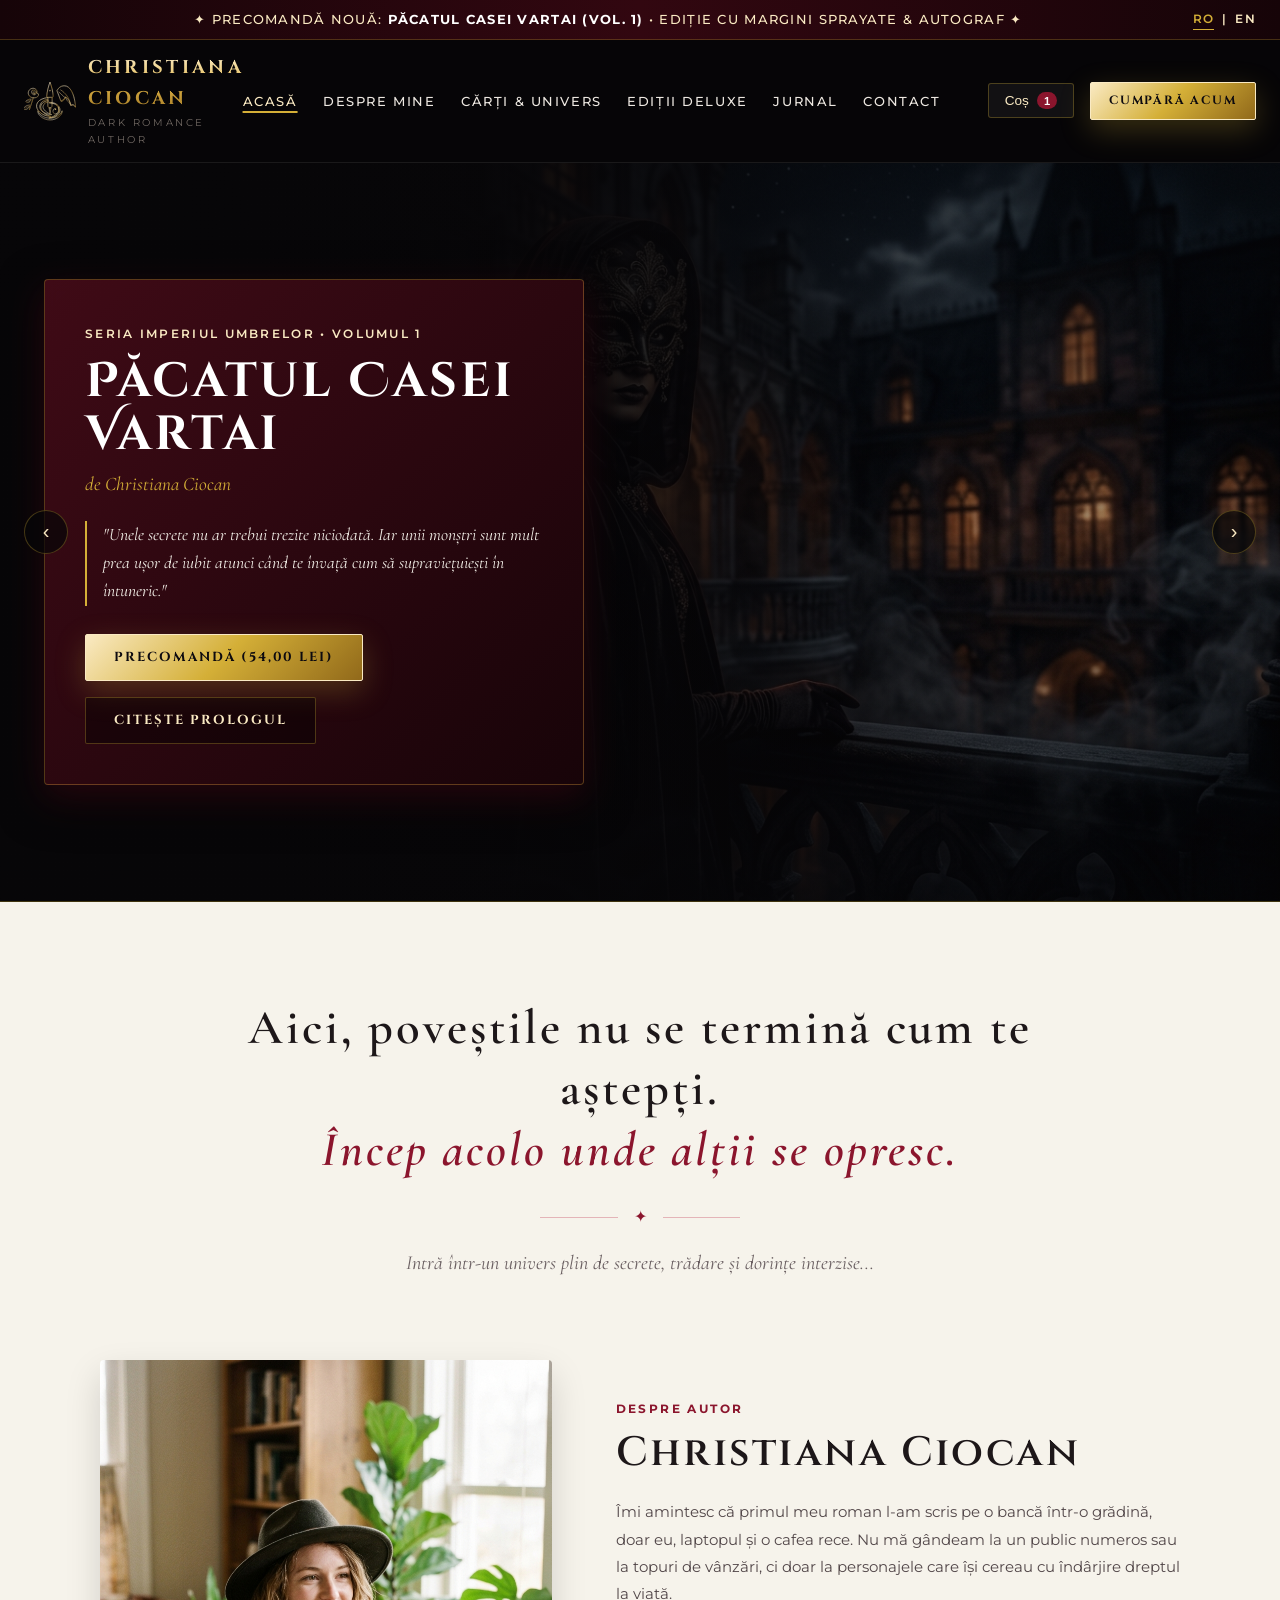
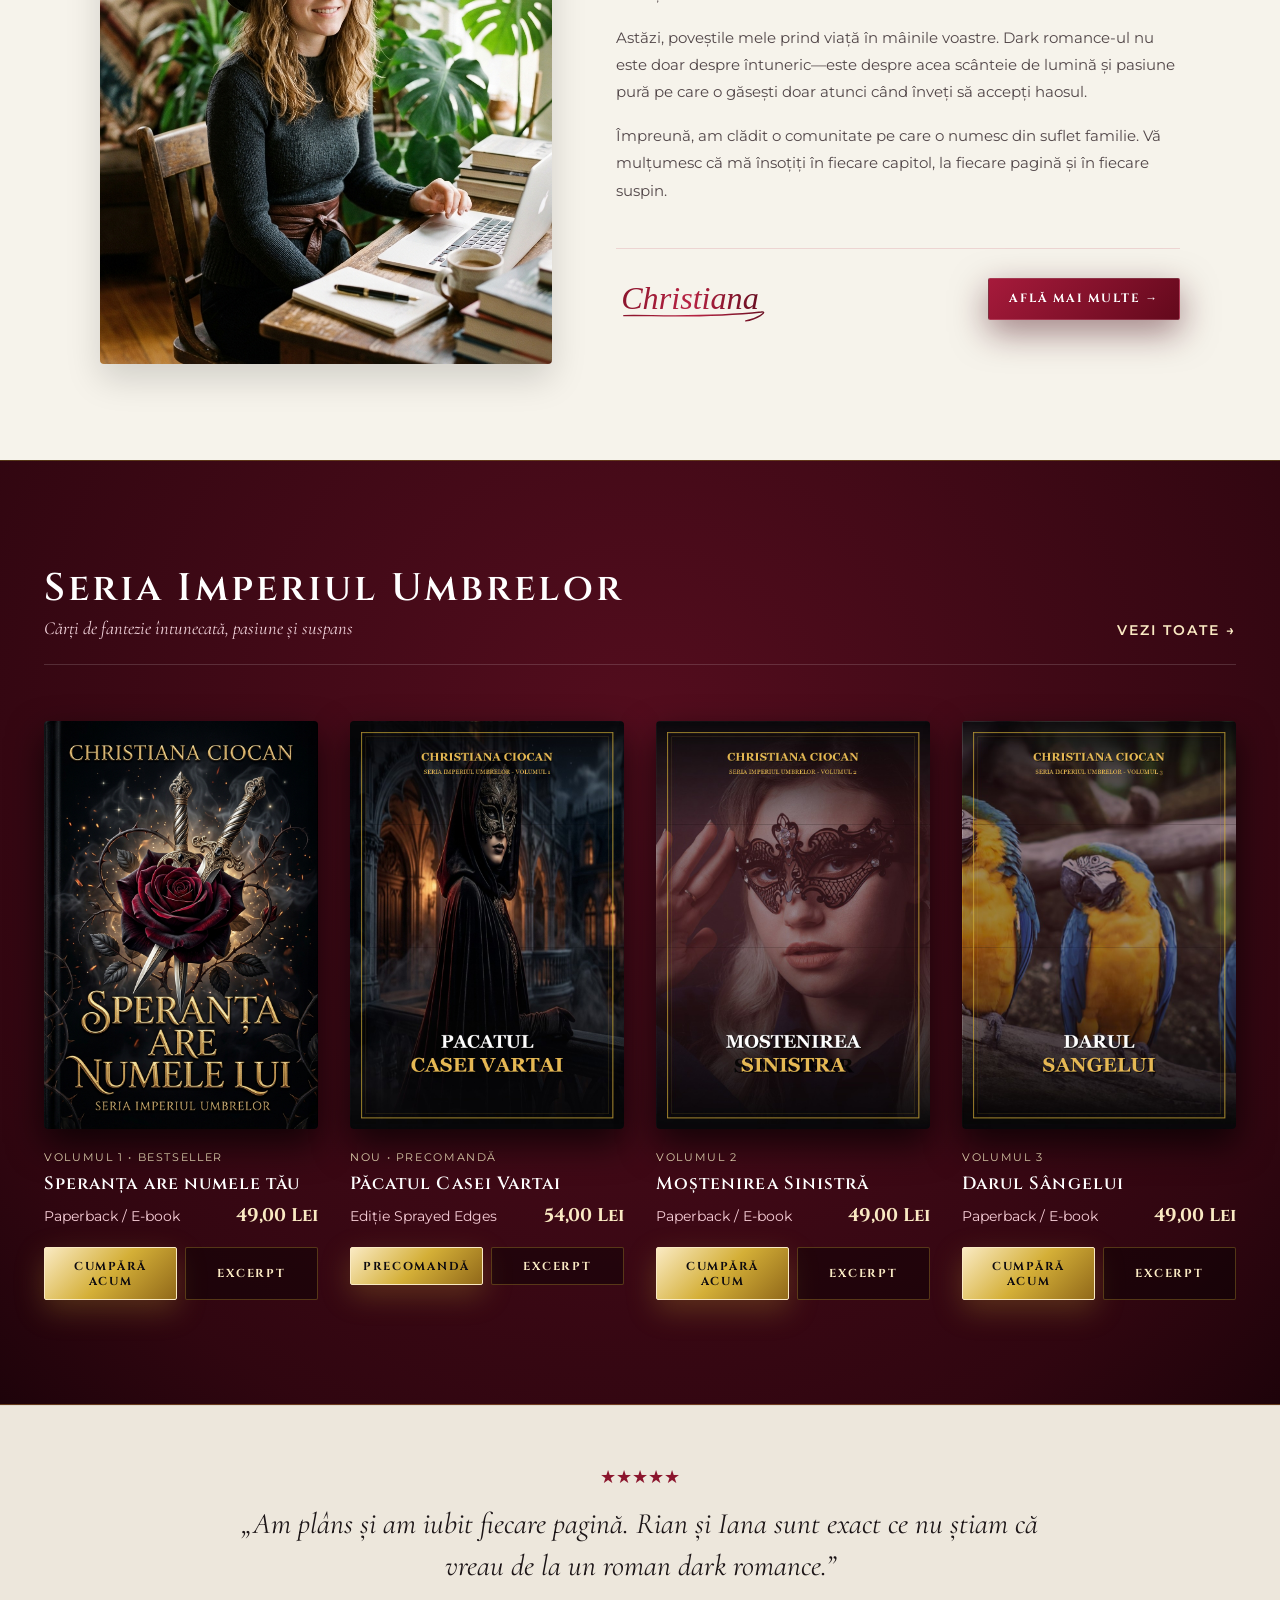
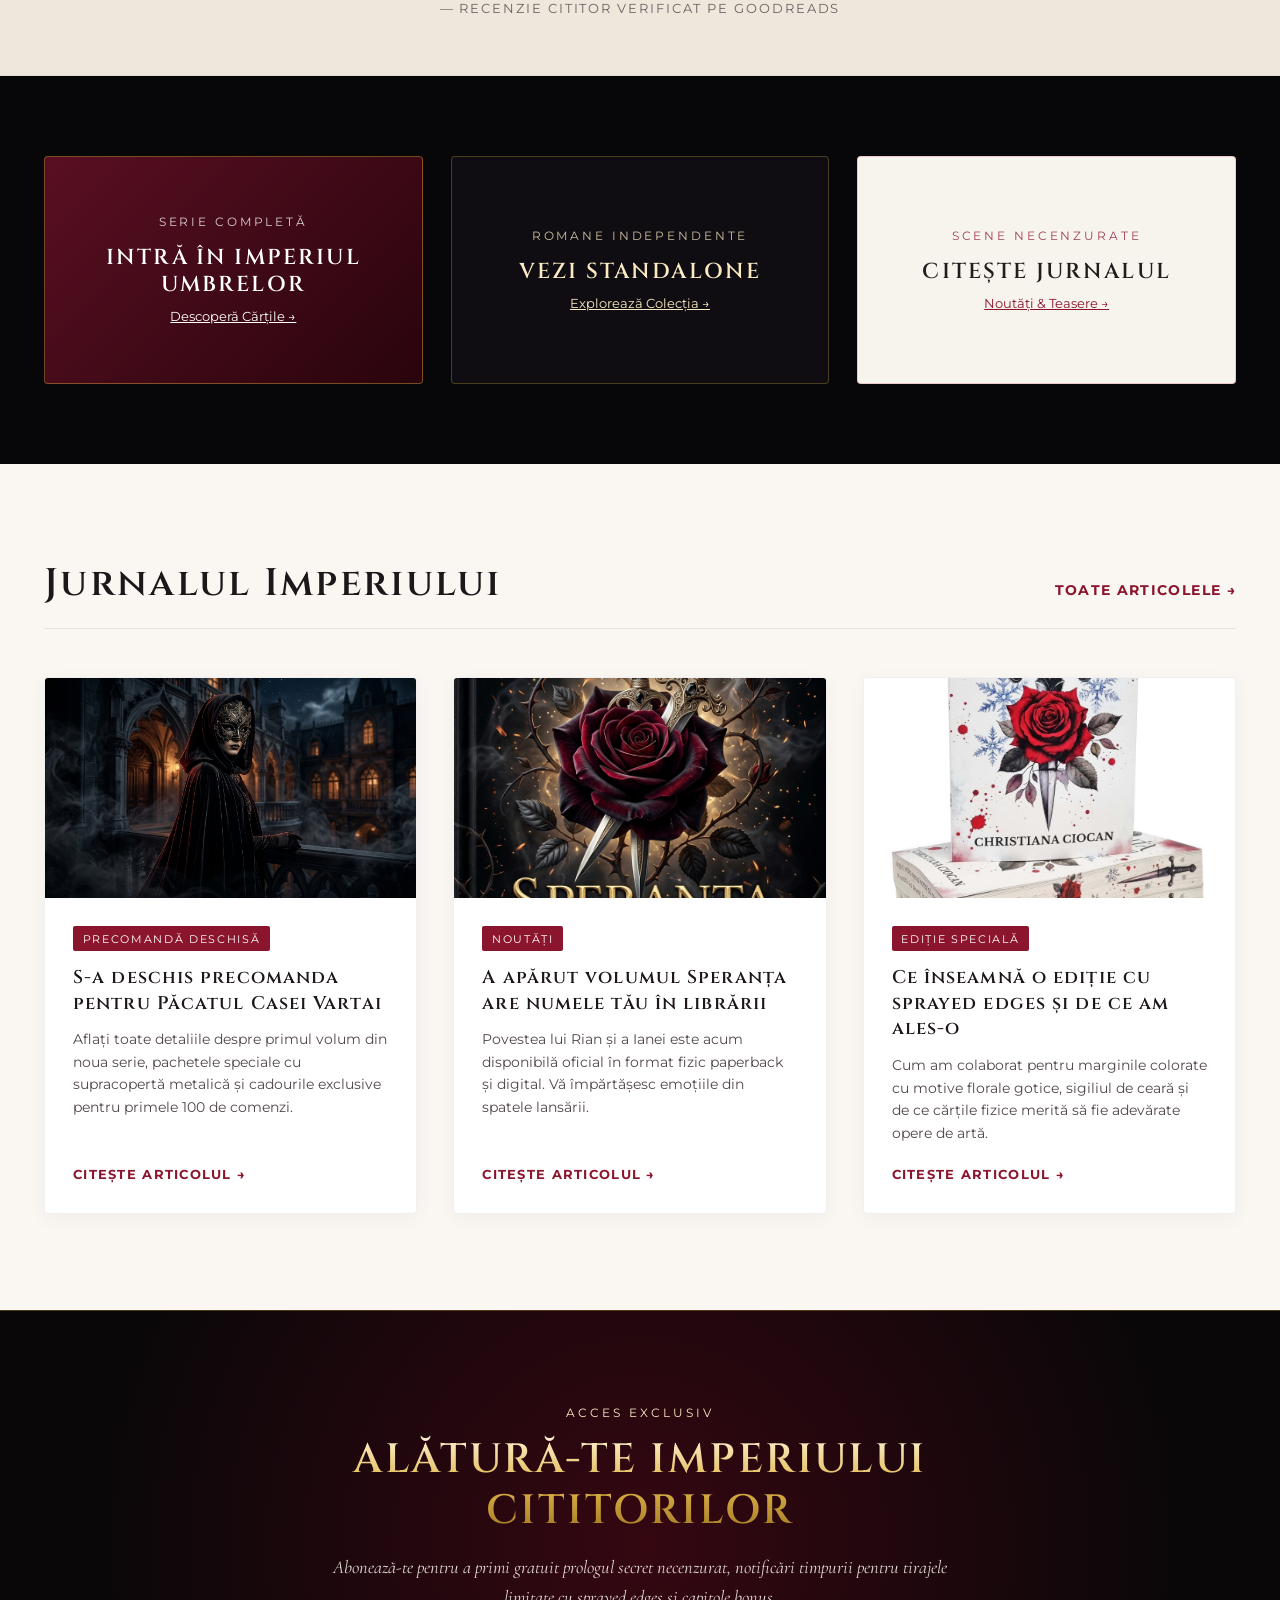
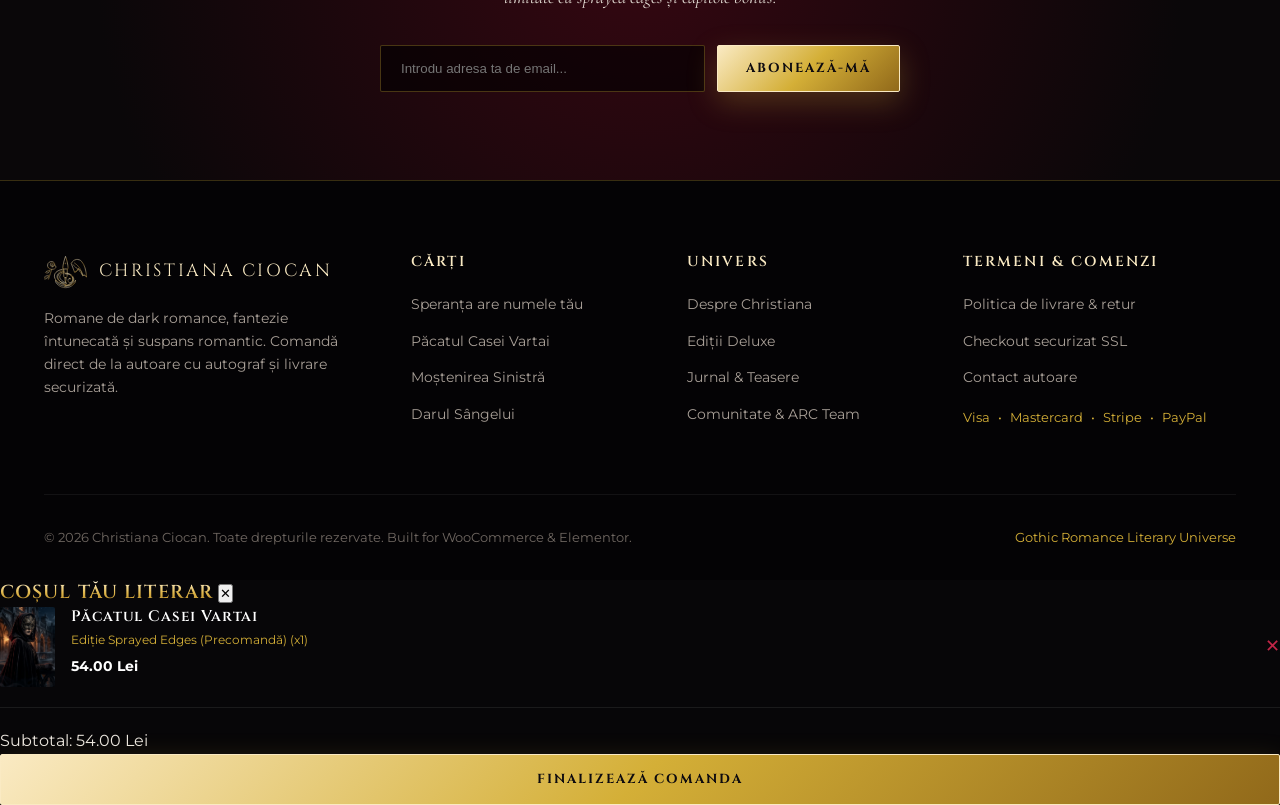
<file: index.html>
<!DOCTYPE html>
<html lang="ro">
<head>
  <meta charset="UTF-8">
  <meta name="viewport" content="width=device-width, initial-scale=1.0">
  <title>Christiana Ciocan | Site Oficial | Dark Romance &amp; Fantezie Întunecată</title>
  <meta name="description" content="Site-ul oficial al autoarei de dark romance Christiana Ciocan. Descoperă Seria Imperiul Umbrelor, Păcatul Casei Vartai și Speranța are numele tău. Comandă cărți cu autograf și margini colorate direct de la autoare.">
  <link rel="icon" type="image/svg+xml" href="assets/images/favicon.svg">
  <link rel="stylesheet" href="assets/css/style.css">
</head>
<body>

  <!-- Top Announcement Bar with Language Selector -->
  <div class="top-bar">
    <div class="top-bar-announce">
      ✦ PRECOMANDĂ NOUĂ: <strong>PĂCATUL CASEI VARTAI (VOL. 1)</strong> • EDIȚIE CU MARGINI SPRAYATE &amp; AUTOGRAF ✦
    </div>
    <div class="top-bar-lang">
      <span class="active">RO</span> | <span>EN</span>
    </div>
  </div>

  <!-- Main Navigation Header -->
  <header class="site-header">
    <div class="header-inner">
      <a href="index.html" class="site-logo">
        <img src="assets/images/logo-mark.svg" alt="Christiana Ciocan Emblem">
        <div class="brand-text">
          <span class="brand-title">CHRISTIANA CIOCAN</span>
          <span class="brand-tagline">Dark Romance Author</span>
        </div>
      </a>

      <nav class="main-nav">
        <ul class="nav-links">
          <li><a href="index.html" class="active">Acasă</a></li>
          <li><a href="#despre">Despre mine</a></li>
          <li><a href="#seria">Cărți &amp; Univers</a></li>
          <li><a href="#deluxe">Ediții Deluxe</a></li>
          <li><a href="#jurnal">Jurnal</a></li>
          <li><a href="contact.html">Contact</a></li>
        </ul>
      </nav>

      <div class="header-actions">
        <button class="cart-btn" aria-label="Coș cumpărături">
          <span>Coș</span>
          <span class="cart-badge">1</span>
        </button>
        <a href="#seria" class="btn btn-gold" style="padding: 0.5rem 1.15rem; font-size: 0.75rem;">CUMPĂRĂ ACUM</a>
        <button class="mobile-toggle" aria-label="Meniu">☰</button>
      </div>
    </div>
  </header>

  <!-- ==========================================================================
       SECTION 1: EDGE-TO-EDGE VIDEO HERO CAROUSEL (calypsobooks.ro style)
       ========================================================================== -->
  <section class="hero-video-section">
    <div class="hero-carousel-container">
      
      <!-- Slide 1: Păcatul Casei Vartai (Vol. 1) -->
      <div class="hero-slide active slide-vartai">
        <div class="hero-bg-visual"></div>
        <div class="hero-content-wrap">
          <div class="hero-book-card">
            <span class="hero-tag">SERIA IMPERIUL UMBRELOR • VOLUMUL 1</span>
            <h1 class="hero-novel-title">Păcatul Casei Vartai</h1>
            <div class="hero-author-subtitle">de Christiana Ciocan</div>
            <blockquote class="hero-quote">
              "Unele secrete nu ar trebui trezite niciodată. Iar unii monștri sunt mult prea ușor de iubit atunci când te învață cum să supraviețuiești în întuneric."
            </blockquote>
            <div class="hero-cta-row">
              <button class="btn btn-gold btn-add-cart" data-title="Păcatul Casei Vartai" data-price="54.00">Precomandă (54,00 Lei)</button>
              <button class="btn btn-ghost-gold btn-read-excerpt" data-book="Păcatul Casei Vartai">Citește Prologul</button>
            </div>
          </div>
        </div>
      </div>

      <!-- Slide 2: Speranța are numele tău -->
      <div class="hero-slide slide-speranta">
        <div class="hero-bg-visual"></div>
        <div class="hero-content-wrap">
          <div class="hero-book-card">
            <span class="hero-tag">DARK ROMANCE BESTSELLER • RIAN &amp; IANA</span>
            <h1 class="hero-novel-title">Speranța are numele tău</h1>
            <div class="hero-author-subtitle">de Christiana Ciocan</div>
            <blockquote class="hero-quote">
              "El nu a venit să mă salveze ca un prinț din povești. A venit ca un măcelar gata să ardă întreaga lume pentru a mă păstra în viață."
            </blockquote>
            <div class="hero-cta-row">
              <a href="book-single.html" class="btn btn-gold">Comandă Acum (49,00 Lei)</a>
              <button class="btn btn-ghost-gold btn-read-excerpt" data-book="Speranța are numele tău">Capitolul 1</button>
            </div>
          </div>
        </div>
      </div>

      <!-- Controls -->
      <button class="hero-arrow prev" aria-label="Slide anterior">‹</button>
      <button class="hero-arrow next" aria-label="Slide următor">›</button>
    </div>
  </section>

  <!-- ==========================================================================
       SECTION 2: EDITORIAL PARCHMENT INTRO & AUTHOR SPOTLIGHT (Cream Palette)
       ========================================================================== -->
  <section class="section-cream" id="despre">
    <div class="container">
      
      <!-- Center Quote Header -->
      <div class="quote-center-block">
        <h2 class="quote-center-title">
          Aici, poveștile nu se termină cum te aștepți.
          <span class="italic-red">Încep acolo unde alții se opresc.</span>
        </h2>
        <div style="display: flex; justify-content: center; align-items: center; gap: 1rem; margin: 1.5rem auto 1rem auto; max-width: 200px;">
          <div style="height: 1px; flex: 1; background: rgba(184, 35, 67, 0.3);"></div>
          <span style="color: var(--crimson-accent); font-size: 1rem;">✦</span>
          <div style="height: 1px; flex: 1; background: rgba(184, 35, 67, 0.3);"></div>
        </div>
        <p class="quote-center-sub">
          Intră într-un univers plin de secrete, trădare și dorințe interzise...
        </p>
      </div>

      <!-- Author Bio & Real Photo Box -->
      <div class="author-spotlight-grid">
        <div class="author-photo-frame">
          <img src="assets/images/christiana-ciocan-portrait.jpg" alt="Christiana Ciocan - Autor Dark Romance">
        </div>
        <div class="author-bio-text-wrap">
          <span class="author-badge-top">DESPRE AUTOR</span>
          <h3 class="author-name-title">Christiana Ciocan</h3>
          
          <p class="author-paragraph">
            Îmi amintesc că primul meu roman l-am scris pe o bancă într-o grădină, doar eu, laptopul și o cafea rece. Nu mă gândeam la un public numeros sau la topuri de vânzări, ci doar la personajele care își cereau cu îndârjire dreptul la viață.
          </p>
          <p class="author-paragraph">
            Astăzi, poveștile mele prind viață în mâinile voastre. Dark romance-ul nu este doar despre întuneric—este despre acea scânteie de lumină și pasiune pură pe care o găsești doar atunci când înveți să accepți haosul.
          </p>
          <p class="author-paragraph">
            Împreună, am clădit o comunitate pe care o numesc din suflet familie. Vă mulțumesc că mă însoțiți în fiecare capitol, la fiecare pagină și în fiecare suspin.
          </p>

          <div class="author-signature-row">
            <img src="assets/images/author-signature.svg" alt="Semnătura Christiana Ciocan">
            <a href="about.html" class="btn btn-burgundy" style="font-size: 0.75rem; padding: 0.65rem 1.25rem;">AFLĂ MAI MULTE →</a>
          </div>
        </div>
      </div>

    </div>
  </section>

  <!-- ==========================================================================
       SECTION 3: SERIA IMPERIUL UMBRELOR (Rich Velvet Burgundy Palette)
       ========================================================================== -->
  <section class="section-burgundy" id="seria">
    <div class="container">
      
      <div class="section-burgundy-header">
        <div>
          <h2 class="section-burgundy-title">Seria Imperiul Umbrelor</h2>
          <div class="section-burgundy-sub">Cărți de fantezie întunecată, pasiune și suspans</div>
        </div>
        <div>
          <a href="books.html" style="color: var(--gold-light); font-size: 0.85rem; letter-spacing: 0.15em; text-transform: uppercase; font-weight: 600;">
            VEZI TOATE →
          </a>
        </div>
      </div>

      <div class="books-4-grid">

        <!-- Book 1: Speranța are numele tău -->
        <div class="book-item-card">
          <div class="book-cover-container">
            <img src="assets/images/speranta-are-numele-lui-cover.jpg" alt="Speranța are numele tău de Christiana Ciocan">
          </div>
          <span class="book-tag-small">VOLUMUL 1 • BESTSELLER</span>
          <h3 class="book-name-small">Speranța are numele tău</h3>
          <div class="book-format-price-row">
            <span>Paperback / E-book</span>
            <span class="book-price-highlight">49,00 Lei</span>
          </div>
          <div class="book-item-actions">
            <button class="btn btn-gold btn-add-cart" data-title="Speranța are numele tău" data-price="49.00">CUMPĂRĂ ACUM</button>
            <button class="btn btn-ghost-gold btn-read-excerpt" data-book="Speranța are numele tău">EXCERPT</button>
          </div>
        </div>

        <!-- Book 2: Păcatul Casei Vartai -->
        <div class="book-item-card">
          <div class="book-cover-container">
            <img src="assets/images/pacatul-casei-vartai-cover.jpg" alt="Păcatul Casei Vartai">
          </div>
          <span class="book-tag-small">NOU • PRECOMANDĂ</span>
          <h3 class="book-name-small">Păcatul Casei Vartai</h3>
          <div class="book-format-price-row">
            <span>Ediție Sprayed Edges</span>
            <span class="book-price-highlight">54,00 Lei</span>
          </div>
          <div class="book-item-actions">
            <button class="btn btn-gold btn-add-cart" data-title="Păcatul Casei Vartai" data-price="54.00">PRECOMANDĂ</button>
            <button class="btn btn-ghost-gold btn-read-excerpt" data-book="Păcatul Casei Vartai">EXCERPT</button>
          </div>
        </div>

        <!-- Book 3: Moștenirea Sinistră -->
        <div class="book-item-card">
          <div class="book-cover-container">
            <img src="assets/images/mostenirea-sinistra-cover.jpg" alt="Moștenirea Sinistră">
          </div>
          <span class="book-tag-small">VOLUMUL 2</span>
          <h3 class="book-name-small">Moștenirea Sinistră</h3>
          <div class="book-format-price-row">
            <span>Paperback / E-book</span>
            <span class="book-price-highlight">49,00 Lei</span>
          </div>
          <div class="book-item-actions">
            <button class="btn btn-gold btn-add-cart" data-title="Moștenirea Sinistră" data-price="49.00">CUMPĂRĂ ACUM</button>
            <button class="btn btn-ghost-gold btn-read-excerpt" data-book="Moștenirea Sinistră">EXCERPT</button>
          </div>
        </div>

        <!-- Book 4: Darul Sângelui -->
        <div class="book-item-card">
          <div class="book-cover-container">
            <img src="assets/images/darul-sangelui-cover.jpg" alt="Darul Sângelui">
          </div>
          <span class="book-tag-small">VOLUMUL 3</span>
          <h3 class="book-name-small">Darul Sângelui</h3>
          <div class="book-format-price-row">
            <span>Paperback / E-book</span>
            <span class="book-price-highlight">49,00 Lei</span>
          </div>
          <div class="book-item-actions">
            <button class="btn btn-gold btn-add-cart" data-title="Darul Sângelui" data-price="49.00">CUMPĂRĂ ACUM</button>
            <button class="btn btn-ghost-gold btn-read-excerpt" data-book="Darul Sângelui">EXCERPT</button>
          </div>
        </div>

      </div>

    </div>
  </section>

  <!-- ==========================================================================
       SECTION 4: GOODREADS TESTIMONIAL BANNER (Warm Parchment)
       ========================================================================== -->
  <section class="section-testimonial-band">
    <div class="container">
      <div class="testimonial-stars">★★★★★</div>
      <blockquote class="testimonial-quote">
        „Am plâns și am iubit fiecare pagină. Rian și Iana sunt exact ce nu știam că vreau de la un roman dark romance.”
      </blockquote>
      <div class="testimonial-author">
        — Recenzie cititor verificat pe Goodreads
      </div>
    </div>
  </section>

  <!-- ==========================================================================
       SECTION 5: 3 UNIVERSE PORTALS (Burgundy, Black, Cream)
       ========================================================================== -->
  <section class="section-portals" id="deluxe">
    <div class="container">
      <div class="portals-grid">
        
        <a href="#seria" class="portal-card portal-burgundy">
          <span class="portal-tag">SERIE COMPLETĂ</span>
          <h3 class="portal-title">INTRĂ ÎN IMPERIUL UMBRELOR</h3>
          <span style="font-size: 0.8rem; text-decoration: underline;">Descoperă Cărțile →</span>
        </a>

        <a href="books.html" class="portal-card portal-black">
          <span class="portal-tag">ROMANE INDEPENDENTE</span>
          <h3 class="portal-title">VEZI STANDALONE</h3>
          <span style="font-size: 0.8rem; text-decoration: underline;">Explorează Colecția →</span>
        </a>

        <a href="#jurnal" class="portal-card portal-cream">
          <span class="portal-tag" style="color: var(--crimson-accent);">SCENE NECENZURATE</span>
          <h3 class="portal-title">CITEȘTE JURNALUL</h3>
          <span style="font-size: 0.8rem; text-decoration: underline; color: var(--crimson-accent);">Noutăți &amp; Teasere →</span>
        </a>

      </div>
    </div>
  </section>

  <!-- ==========================================================================
       SECTION 6: JURNALUL IMPERIULUI (Editorial Blog in Soft Ivory)
       ========================================================================== -->
  <section class="section-journal" id="jurnal">
    <div class="container">
      
      <div class="section-journal-header">
        <h2 class="section-journal-title">Jurnalul Imperiului</h2>
        <a href="blog.html" style="color: var(--crimson-accent); font-weight: 700; font-size: 0.85rem; letter-spacing: 0.1em; text-transform: uppercase;">
          TOATE ARTICOLELE →
        </a>
      </div>

      <div class="journal-3-grid">

        <!-- Card 1 -->
        <article class="journal-card">
          <div class="journal-img-wrap">
            <img src="assets/images/pacatul-casei-vartai-hero.jpg" alt="Precomandă Păcatul Casei Vartai">
          </div>
          <div class="journal-body">
            <span class="journal-category-badge">PRECOMANDĂ DESCHISĂ</span>
            <h3 class="journal-card-title">S-a deschis precomanda pentru Păcatul Casei Vartai</h3>
            <p class="journal-snippet">
              Aflați toate detaliile despre primul volum din noua serie, pachetele speciale cu supracopertă metalică și cadourile exclusive pentru primele 100 de comenzi.
            </p>
            <a href="blog-single.html" class="journal-read-link">Citește articolul →</a>
          </div>
        </article>

        <!-- Card 2 -->
        <article class="journal-card">
          <div class="journal-img-wrap">
            <img src="assets/images/speranta-are-numele-lui-cover.jpg" alt="A apărut volumul Speranța are numele tău">
          </div>
          <div class="journal-body">
            <span class="journal-category-badge">NOUTĂȚI</span>
            <h3 class="journal-card-title">A apărut volumul Speranța are numele tău în librării</h3>
            <p class="journal-snippet">
              Povestea lui Rian și a Ianei este acum disponibilă oficial în format fizic paperback și digital. Vă împărtășesc emoțiile din spatele lansării.
            </p>
            <a href="blog.html" class="journal-read-link">Citește articolul →</a>
          </div>
        </article>

        <!-- Card 3 -->
        <article class="journal-card">
          <div class="journal-img-wrap">
            <img src="assets/images/eleonora-speranta.jpg" alt="Ediție specială cu sprayed edges">
          </div>
          <div class="journal-body">
            <span class="journal-category-badge">EDIȚIE SPECIALĂ</span>
            <h3 class="journal-card-title">Ce înseamnă o ediție cu sprayed edges și de ce am ales-o</h3>
            <p class="journal-snippet">
              Cum am colaborat pentru marginile colorate cu motive florale gotice, sigiliul de ceară și de ce cărțile fizice merită să fie adevărate opere de artă.
            </p>
            <a href="blog.html" class="journal-read-link">Citește articolul →</a>
          </div>
        </article>

      </div>

    </div>
  </section>

  <!-- ==========================================================================
       SECTION 7: VIP CLUB & NEWSLETTER
       ========================================================================== -->
  <section class="section-vip-club">
    <div class="container">
      <div class="vip-box">
        <span style="font-size: 0.75rem; letter-spacing: 0.25em; text-transform: uppercase; color: var(--gold-light);">ACCES EXCLUSIV</span>
        <h2 style="font-size: clamp(1.8rem, 3.2vw, 2.6rem); margin: 0.5rem 0 1rem 0;" class="gold-gradient-text">
          ALĂTURĂ-TE IMPERIULUI CITITORILOR
        </h2>
        <p style="font-family: var(--font-serif); font-size: 1.15rem; font-style: italic; color: #dfd8d0; margin-bottom: 2rem;">
          Abonează-te pentru a primi gratuit prologul secret necenzurat, notificări timpurii pentru tirajele limitate cu sprayed edges și capitole bonus.
        </p>
        <form style="display: flex; gap: 0.75rem; max-width: 520px; margin: 0 auto;" onsubmit="event.preventDefault(); alert('Mulțumim! Vei primi prologul secret pe email.');">
          <input type="email" placeholder="Introdu adresa ta de email..." required style="flex: 1; background: rgba(0,0,0,0.6); border: 1px solid var(--border-gold); padding: 0.85rem 1.25rem; color: #fff; border-radius: 2px;">
          <button type="submit" class="btn btn-gold">Abonează-mă</button>
        </form>
      </div>
    </div>
  </section>

  <!-- ==========================================================================
       SECTION 8: MIDNIGHT BLACK LUXURY FOOTER
       ========================================================================== -->
  <footer class="site-footer">
    <div class="container">
      <div class="footer-columns">
        
        <div class="footer-col">
          <div style="display: flex; align-items: center; gap: 0.75rem; margin-bottom: 1rem;">
            <img src="assets/images/logo-mark.svg" alt="Emblem" style="height: 38px;">
            <span style="font-family: var(--font-heading); font-size: 1.1rem; letter-spacing: 0.15em; color: var(--gold-light);">CHRISTIANA CIOCAN</span>
          </div>
          <p style="font-size: 0.85rem; color: var(--text-muted); line-height: 1.7;">
            Romane de dark romance, fantezie întunecată și suspans romantic. Comandă direct de la autoare cu autograf și livrare securizată.
          </p>
        </div>

        <div class="footer-col">
          <h4>Cărți</h4>
          <ul>
            <li><a href="#seria">Speranța are numele tău</a></li>
            <li><a href="#seria">Păcatul Casei Vartai</a></li>
            <li><a href="#seria">Moștenirea Sinistră</a></li>
            <li><a href="#seria">Darul Sângelui</a></li>
          </ul>
        </div>

        <div class="footer-col">
          <h4>Univers</h4>
          <ul>
            <li><a href="#despre">Despre Christiana</a></li>
            <li><a href="#deluxe">Ediții Deluxe</a></li>
            <li><a href="#jurnal">Jurnal &amp; Teasere</a></li>
            <li><a href="contact.html">Comunitate &amp; ARC Team</a></li>
          </ul>
        </div>

        <div class="footer-col">
          <h4>Termeni &amp; Comenzi</h4>
          <ul>
            <li><a href="contact.html">Politica de livrare &amp; retur</a></li>
            <li><a href="checkout.html">Checkout securizat SSL</a></li>
            <li><a href="contact.html">Contact autoare</a></li>
          </ul>
          <div style="display: flex; gap: 0.5rem; margin-top: 1rem; color: var(--gold-primary); font-size: 0.8rem;">
            <span>Visa</span> • <span>Mastercard</span> • <span>Stripe</span> • <span>PayPal</span>
          </div>
        </div>

      </div>

      <div class="footer-bottom-row">
        <div>&copy; 2026 Christiana Ciocan. Toate drepturile rezervate. Built for WooCommerce &amp; Elementor.</div>
        <div style="color: var(--gold-primary);">Gothic Romance Literary Universe</div>
      </div>
    </div>
  </footer>

  <!-- ==========================================================================
       CART DRAWER & EXCERPT MODAL
       ========================================================================== -->
  <div class="cart-drawer-overlay"></div>
  <aside class="cart-drawer">
    <div class="cart-drawer-header">
      <h3 class="gold-gradient-text">COȘUL TĂU LITERAR</h3>
      <button class="close-cart">✕</button>
    </div>
    <div class="cart-drawer-items"></div>
    <div class="cart-drawer-footer">
      <div class="cart-subtotal-row">
        <span>Subtotal:</span>
        <span class="cart-subtotal-val">49,00 Lei</span>
      </div>
      <a href="checkout.html" class="btn btn-gold" style="width: 100%;">Finalizează Comanda</a>
    </div>
  </aside>

  <div class="modal-overlay">
    <div class="modal-box">
      <div class="modal-header">
        <h4 class="modal-book-title gold-gradient-text">Prolog: Păcatul Casei Vartai</h4>
        <button class="modal-close" style="background:transparent; border:none; color:var(--text-muted); font-size:1.5rem; cursor:pointer;">✕</button>
      </div>
      <div class="modal-body"></div>
    </div>
  </div>

  <script src="assets/js/main.js"></script>
</body>
</html>
</file>
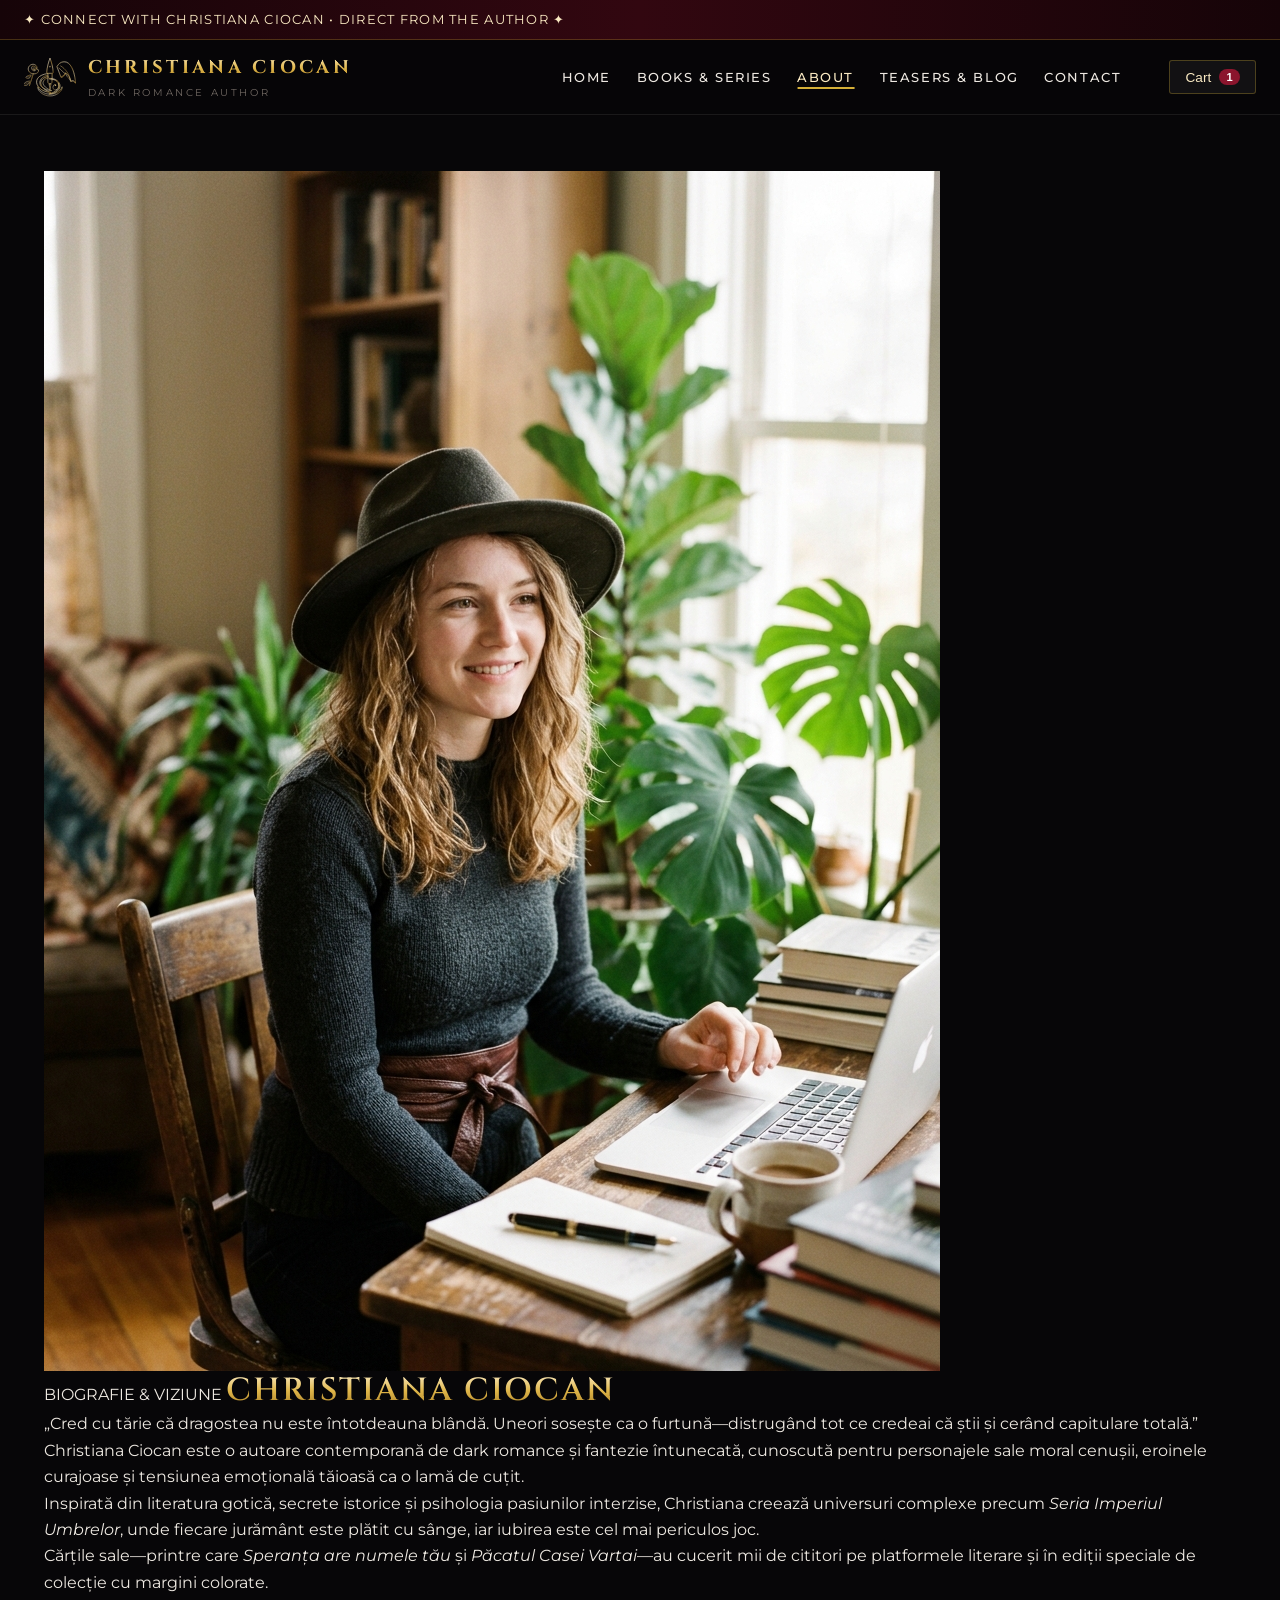
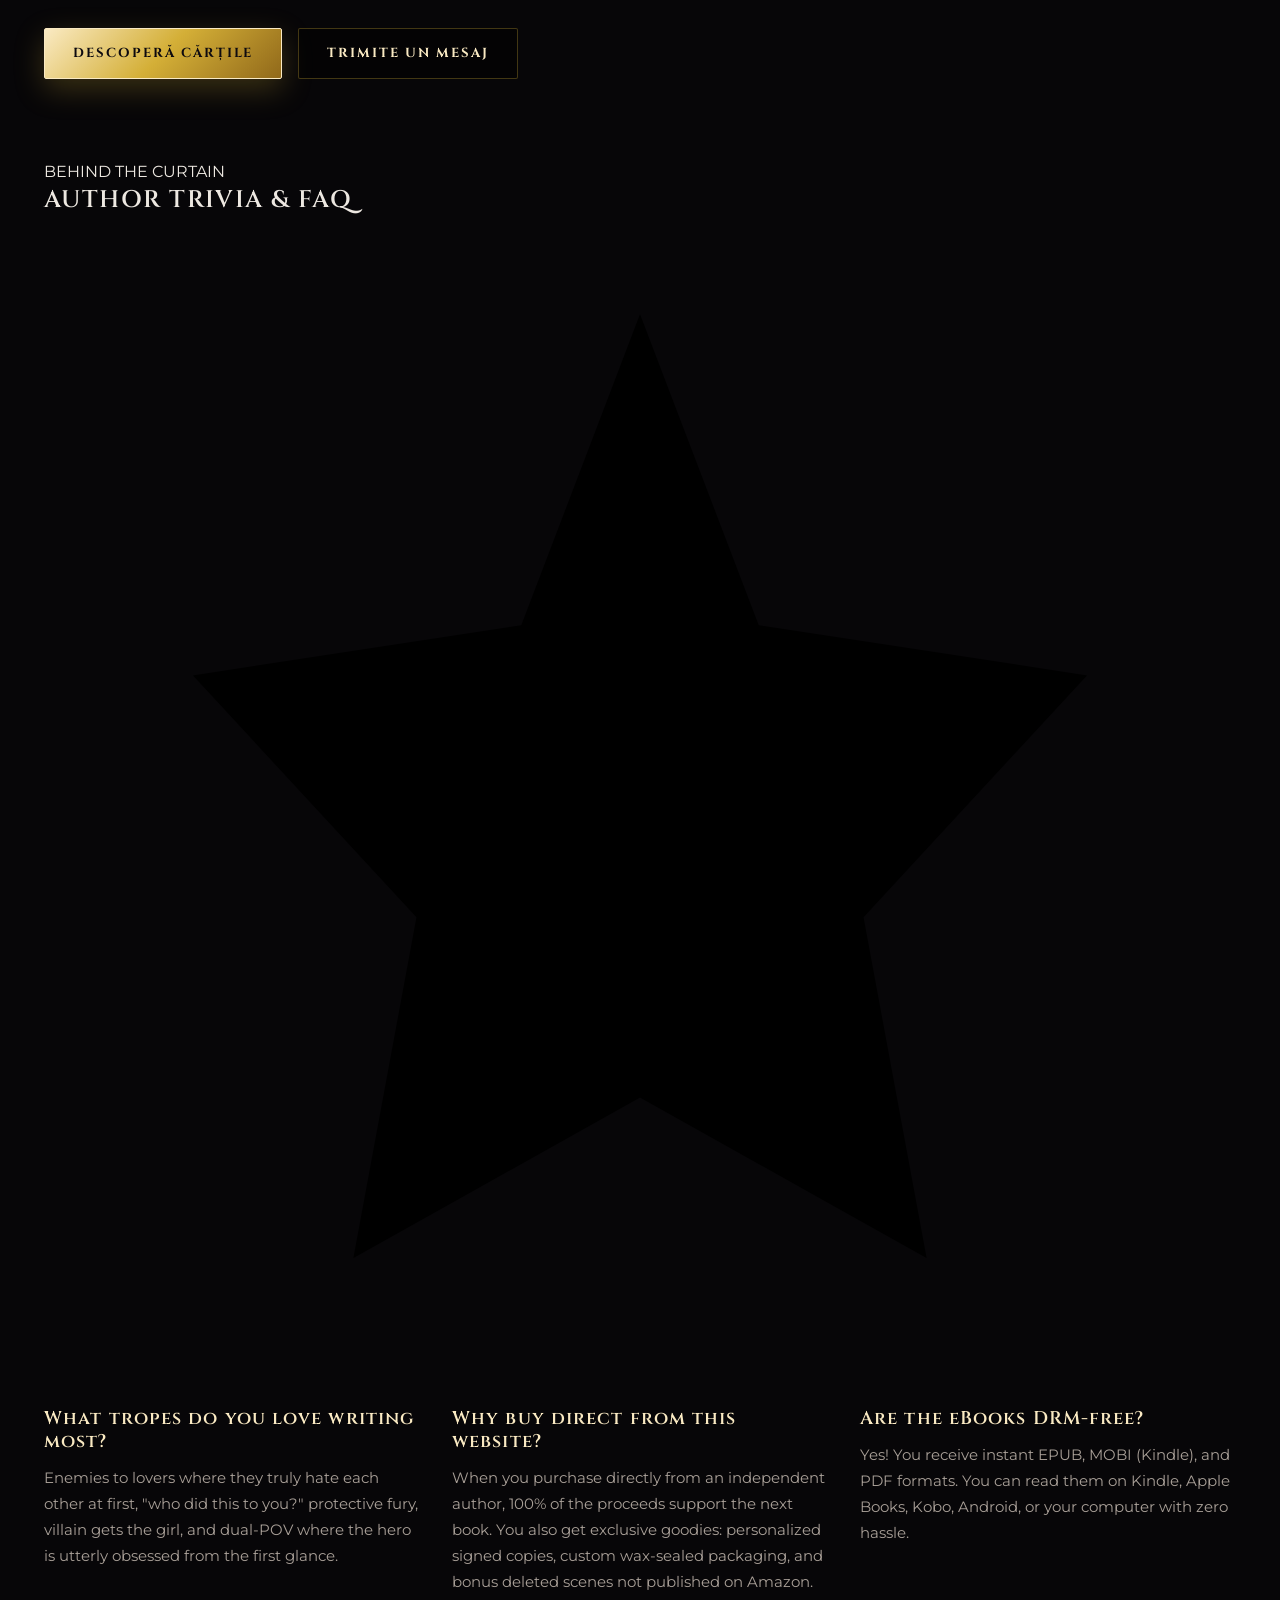
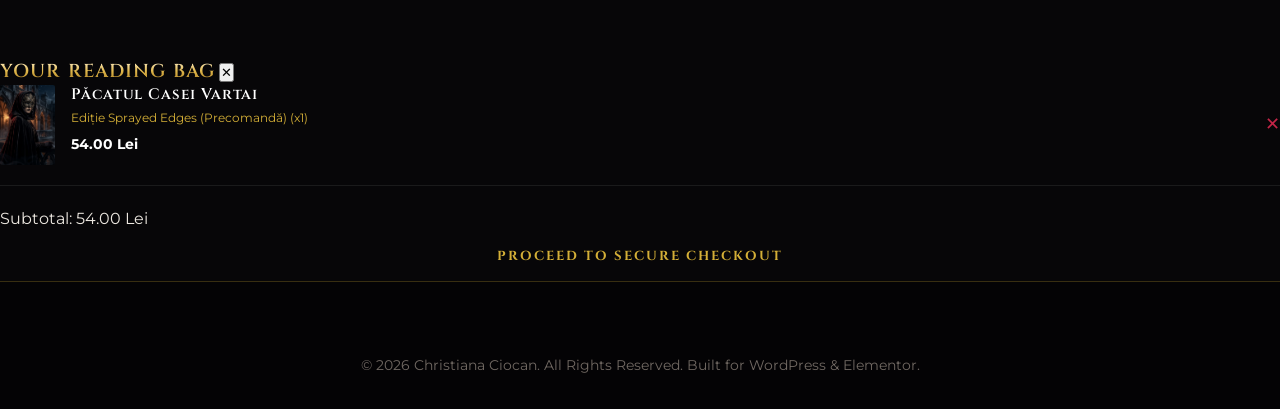
<file: about.html>
<!DOCTYPE html>
<html lang="en">
<head>
  <meta charset="UTF-8">
  <meta name="viewport" content="width=device-width, initial-scale=1.0">
  <title>About Christiana Ciocan | Dark Romance Author</title>
  <meta name="description" content="Learn more about dark romance author Christiana Ciocan, her inspiration, writing philosophy, and upcoming novels.">
  <link rel="icon" type="image/svg+xml" href="assets/images/favicon.svg">
  <link rel="stylesheet" href="assets/css/style.css">
</head>
<body>

  <!-- Top Announcement Bar -->
  <div class="top-bar">
    <span>✦ CONNECT WITH CHRISTIANA CIOCAN • DIRECT FROM THE AUTHOR ✦</span>
  </div>

  <!-- Header -->
  <header class="site-header">
    <div class="header-inner">
      <a href="index.html" class="site-logo">
        <img src="assets/images/logo-mark.svg" alt="Christiana Ciocan Logo">
        <div class="brand-text">
          <span class="brand-title">CHRISTIANA CIOCAN</span>
          <span class="brand-tagline">Dark Romance Author</span>
        </div>
      </a>

      <nav class="main-nav">
        <ul class="nav-links">
          <li><a href="index.html">Home</a></li>
          <li><a href="books.html">Books &amp; Series</a></li>
          <li><a href="about.html" class="active">About</a></li>
          <li><a href="blog.html">Teasers &amp; Blog</a></li>
          <li><a href="contact.html">Contact</a></li>
        </ul>
      </nav>

      <div class="header-actions">
        <button class="cart-btn" aria-label="Shopping Cart">
          <span>Cart</span>
          <span class="cart-badge">1</span>
        </button>
        <button class="mobile-toggle">☰</button>
      </div>
    </div>
  </header>

  <main class="container section-pad" style="padding-top: 3.5rem;">
    <!-- Author Intro Grid -->
    <div class="about-grid" style="margin-bottom: 5rem;">
      <div class="author-image-frame">
        <img src="assets/images/christiana-ciocan-portrait.jpg" alt="Christiana Ciocan - Autor Dark Romance">
      </div>
      <div class="author-bio-content">
        <span class="section-subtitle">BIOGRAFIE &amp; VIZIUNE</span>
        <h1 class="section-title gold-gradient-text">CHRISTIANA CIOCAN</h1>
        <blockquote class="quote">
          „Cred cu tărie că dragostea nu este întotdeauna blândă. Uneori sosește ca o furtună—distrugând tot ce credeai că știi și cerând capitulare totală.”
        </blockquote>
        <p>
          Christiana Ciocan este o autoare contemporană de dark romance și fantezie întunecată, cunoscută pentru personajele sale moral cenușii, eroinele curajoase și tensiunea emoțională tăioasă ca o lamă de cuțit.
        </p>
        <p>
          Inspirată din literatura gotică, secrete istorice și psihologia pasiunilor interzise, Christiana creează universuri complexe precum <em>Seria Imperiul Umbrelor</em>, unde fiecare jurământ este plătit cu sânge, iar iubirea este cel mai periculos joc.
        </p>
        <p>
          Cărțile sale—printre care <em>Speranța are numele tău</em> și <em>Păcatul Casei Vartai</em>—au cucerit mii de cititori pe platformele literare și în ediții speciale de colecție cu margini colorate.
        </p>

        <div style="display: flex; gap: 1rem; margin-top: 2rem;">
          <a href="books.html" class="btn btn-gold">Descoperă Cărțile</a>
          <a href="contact.html" class="btn btn-ghost-gold">Trimite un Mesaj</a>
        </div>
      </div>
    </div>

    <!-- Quick Facts / Author Q&A -->
    <div class="section-header">
      <span class="section-subtitle">BEHIND THE CURTAIN</span>
      <h2 class="section-title">AUTHOR TRIVIA &amp; FAQ</h2>
      <div class="section-divider">
        <svg viewBox="0 0 24 24"><path d="M12,2L14.39,8.26L21,9.27L16.5,14.14L17.77,21L12,17.77L6.23,21L7.5,14.14L3,9.27L9.61,8.26L12,2Z"/></svg>
      </div>
    </div>

    <div style="display: grid; grid-template-columns: repeat(auto-fit, minmax(320px, 1fr)); gap: 2rem; margin-bottom: 4rem;">
      <div class="book-card">
        <h3 style="font-size: 1.15rem; color: var(--gold-light); margin-bottom: 0.75rem;">What tropes do you love writing most?</h3>
        <p style="font-size: 0.95rem; color: var(--text-muted); line-height: 1.7;">
          Enemies to lovers where they truly hate each other at first, "who did this to you?" protective fury, villain gets the girl, and dual-POV where the hero is utterly obsessed from the first glance.
        </p>
      </div>

      <div class="book-card">
        <h3 style="font-size: 1.15rem; color: var(--gold-light); margin-bottom: 0.75rem;">Why buy direct from this website?</h3>
        <p style="font-size: 0.95rem; color: var(--text-muted); line-height: 1.7;">
          When you purchase directly from an independent author, 100% of the proceeds support the next book. You also get exclusive goodies: personalized signed copies, custom wax-sealed packaging, and bonus deleted scenes not published on Amazon.
        </p>
      </div>

      <div class="book-card">
        <h3 style="font-size: 1.15rem; color: var(--gold-light); margin-bottom: 0.75rem;">Are the eBooks DRM-free?</h3>
        <p style="font-size: 0.95rem; color: var(--text-muted); line-height: 1.7;">
          Yes! You receive instant EPUB, MOBI (Kindle), and PDF formats. You can read them on Kindle, Apple Books, Kobo, Android, or your computer with zero hassle.
        </p>
      </div>
    </div>
  </main>

  <!-- Cart Drawer Overlay -->
  <div class="cart-drawer-overlay"></div>
  <aside class="cart-drawer">
    <div class="cart-drawer-header">
      <h3 class="gold-gradient-text">YOUR READING BAG</h3>
      <button class="close-cart">✕</button>
    </div>
    <div class="cart-drawer-items"></div>
    <div class="cart-drawer-footer">
      <div class="cart-subtotal-row">
        <span>Subtotal:</span>
        <span class="cart-subtotal-val">$0.00</span>
      </div>
      <a href="checkout.html" class="btn btn-primary" style="width: 100%;">Proceed to Secure Checkout</a>
    </div>
  </aside>

  <footer class="site-footer">
    <div class="container" style="text-align: center; color: var(--text-dim); font-size: 0.85rem;">
      <p>&copy; 2026 Christiana Ciocan. All Rights Reserved. Built for WordPress &amp; Elementor.</p>
    </div>
  </footer>

  <script src="assets/js/main.js"></script>
</body>
</html>
</file>
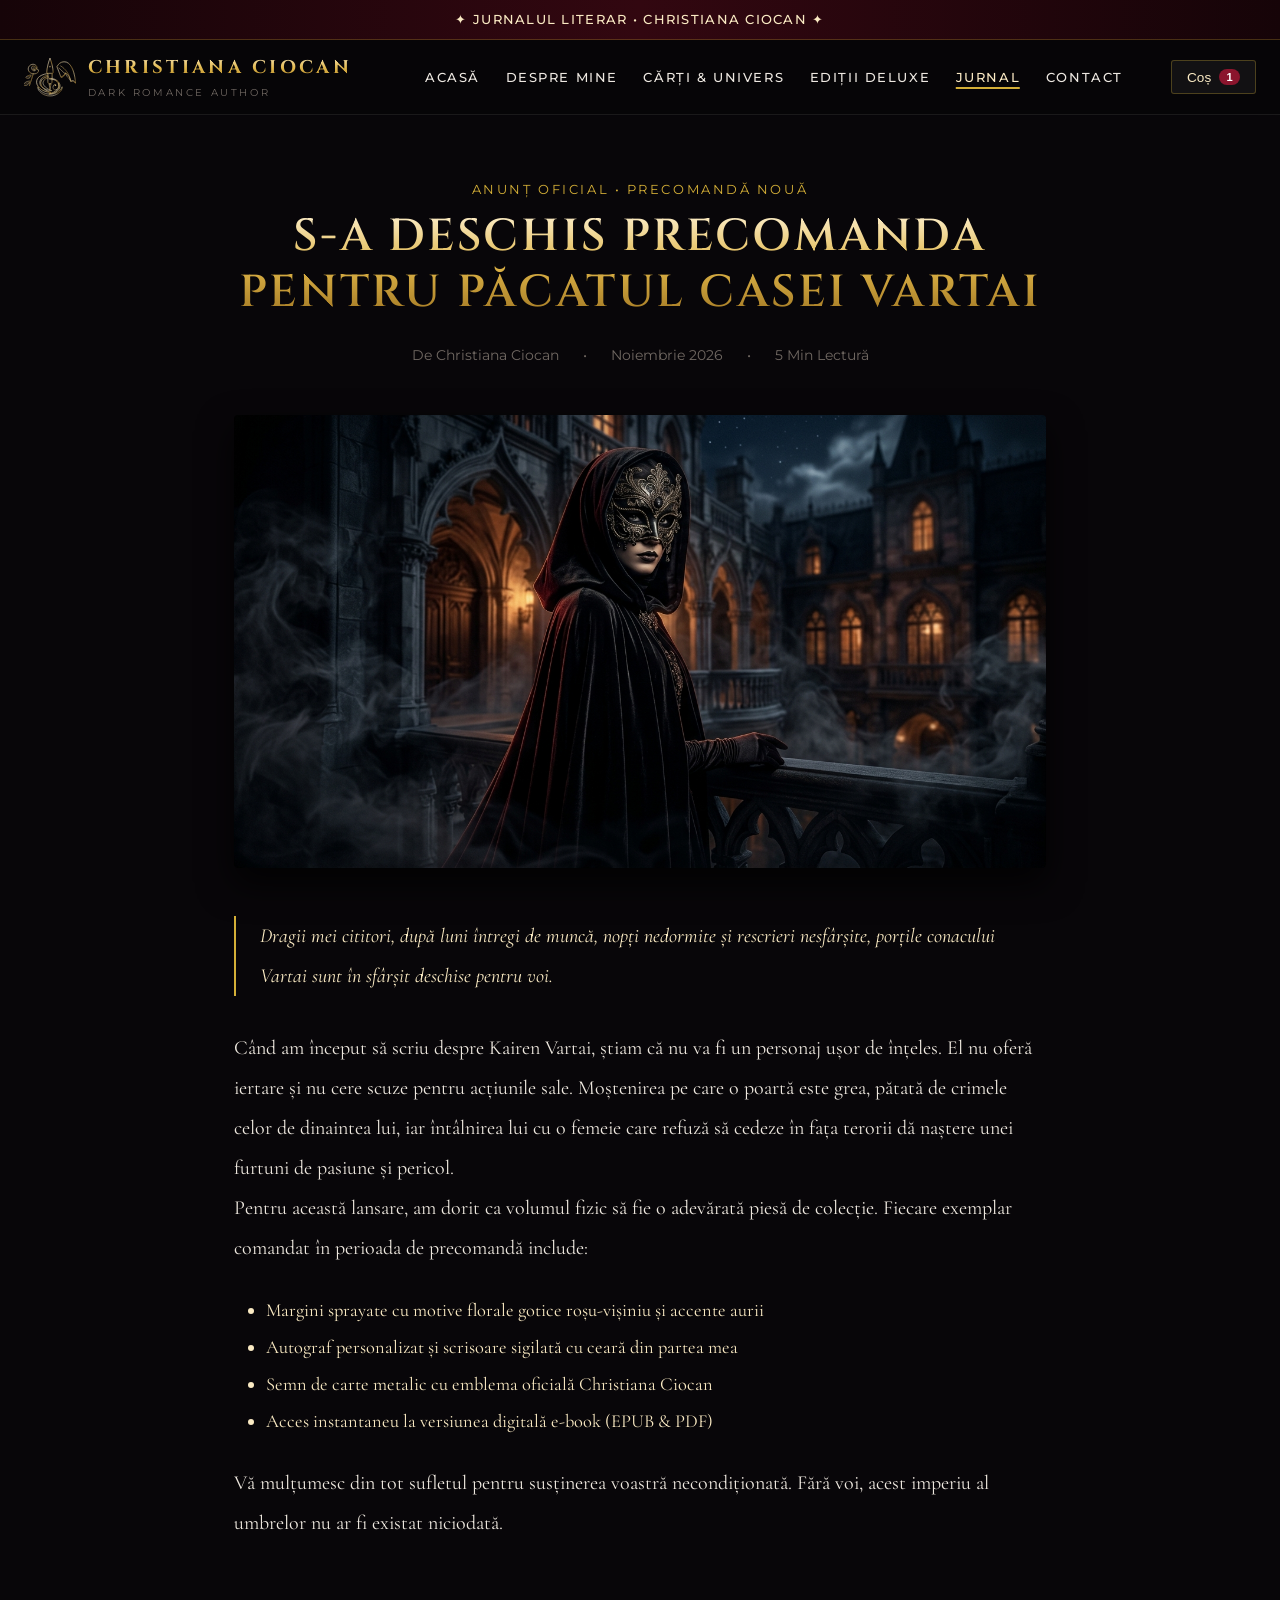
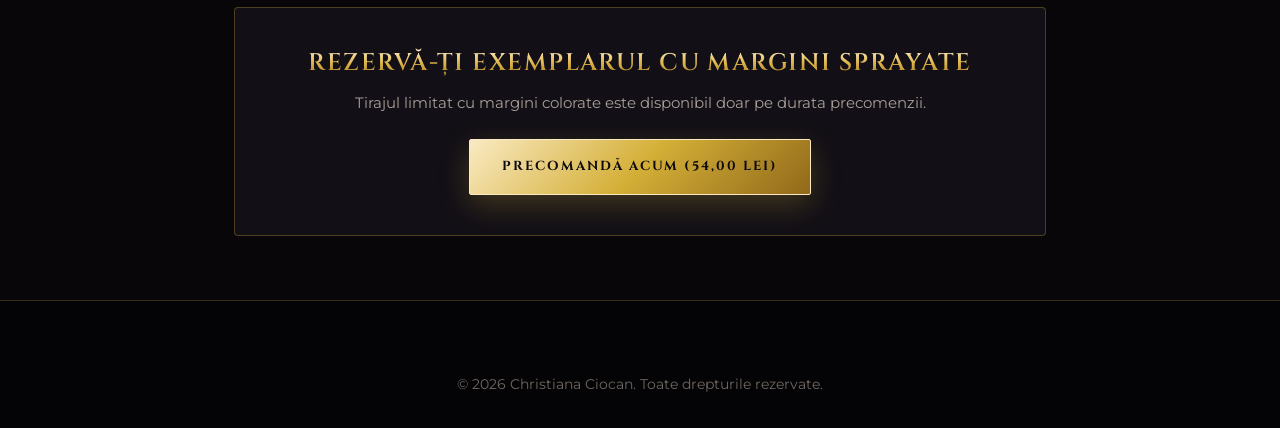
<file: blog-single.html>
<!DOCTYPE html>
<html lang="ro">
<head>
  <meta charset="UTF-8">
  <meta name="viewport" content="width=device-width, initial-scale=1.0">
  <title>S-a deschis precomanda pentru Păcatul Casei Vartai | Christiana Ciocan</title>
  <meta name="description" content="Articol oficial despre lansarea precomenzii pentru romanul Păcatul Casei Vartai de Christiana Ciocan. Detalii despre ediția cu margini colorate.">
  <link rel="icon" type="image/svg+xml" href="assets/images/favicon.svg">
  <link rel="stylesheet" href="assets/css/style.css">
</head>
<body style="background: #080609;">

  <div class="top-bar">
    <div class="top-bar-announce">
      ✦ JURNALUL LITERAR • CHRISTIANA CIOCAN ✦
    </div>
  </div>

  <header class="site-header">
    <div class="header-inner">
      <a href="index.html" class="site-logo">
        <img src="assets/images/logo-mark.svg" alt="Christiana Ciocan Emblem">
        <div class="brand-text">
          <span class="brand-title">CHRISTIANA CIOCAN</span>
          <span class="brand-tagline">Dark Romance Author</span>
        </div>
      </a>

      <nav class="main-nav">
        <ul class="nav-links">
          <li><a href="index.html">Acasă</a></li>
          <li><a href="index.html#despre">Despre mine</a></li>
          <li><a href="books.html">Cărți &amp; Univers</a></li>
          <li><a href="index.html#deluxe">Ediții Deluxe</a></li>
          <li><a href="blog.html" class="active">Jurnal</a></li>
          <li><a href="contact.html">Contact</a></li>
        </ul>
      </nav>

      <div class="header-actions">
        <button class="cart-btn">
          <span>Coș</span>
          <span class="cart-badge">1</span>
        </button>
      </div>
    </div>
  </header>

  <article class="container" style="max-width: 860px; padding: 4rem 1.5rem;">
    <div style="font-size: 0.8rem; letter-spacing: 0.2em; text-transform: uppercase; color: var(--gold-primary); text-align: center; margin-bottom: 0.5rem;">
      ANUNȚ OFICIAL • PRECOMANDĂ NOUĂ
    </div>
    <h1 style="font-size: clamp(2rem, 3.5vw, 3rem); text-align: center; margin-bottom: 1.5rem;" class="gold-gradient-text">
      S-A DESCHIS PRECOMANDA PENTRU PĂCATUL CASEI VARTAI
    </h1>
    <div style="display: flex; justify-content: center; gap: 1.5rem; color: var(--text-dim); font-size: 0.85rem; margin-bottom: 3rem;">
      <span>De Christiana Ciocan</span>
      <span>•</span>
      <span>Noiembrie 2026</span>
      <span>•</span>
      <span>5 Min Lectură</span>
    </div>

    <div style="border-radius: 4px; overflow: hidden; margin-bottom: 3rem; box-shadow: 0 15px 35px rgba(0,0,0,0.8);">
      <img src="assets/images/pacatul-casei-vartai-hero.jpg" alt="Păcatul Casei Vartai" style="width: 100%; height: auto;">
    </div>

    <div style="font-family: var(--font-serif); font-size: 1.25rem; line-height: 2; color: #ede7de;">
      <p style="font-style: italic; color: var(--gold-light); border-left: 2px solid var(--gold-primary); padding-left: 1.5rem; margin-bottom: 2rem;">
        Dragii mei cititori, după luni întregi de muncă, nopți nedormite și rescrieri nesfârșite, porțile conacului Vartai sunt în sfârșit deschise pentru voi.
      </p>

      <p>
        Când am început să scriu despre Kairen Vartai, știam că nu va fi un personaj ușor de înțeles. El nu oferă iertare și nu cere scuze pentru acțiunile sale. Moștenirea pe care o poartă este grea, pătată de crimele celor de dinaintea lui, iar întâlnirea lui cu o femeie care refuză să cedeze în fața terorii dă naștere unei furtuni de pasiune și pericol.
      </p>

      <p>
        Pentru această lansare, am dorit ca volumul fizic să fie o adevărată piesă de colecție. Fiecare exemplar comandat în perioada de precomandă include:
      </p>

      <ul style="margin: 1.5rem 0 1.5rem 2rem; color: var(--gold-light); font-size: 1.15rem;">
        <li>Margini sprayate cu motive florale gotice roșu-vișiniu și accente aurii</li>
        <li>Autograf personalizat și scrisoare sigilată cu ceară din partea mea</li>
        <li>Semn de carte metalic cu emblema oficială Christiana Ciocan</li>
        <li>Acces instantaneu la versiunea digitală e-book (EPUB &amp; PDF)</li>
      </ul>

      <p>
        Vă mulțumesc din tot sufletul pentru susținerea voastră necondiționată. Fără voi, acest imperiu al umbrelor nu ar fi existat niciodată.
      </p>
    </div>

    <div style="background: #120f16; border: 1px solid var(--border-gold); padding: 2.5rem; border-radius: 4px; margin-top: 4rem; text-align: center;">
      <h3 class="gold-gradient-text" style="font-size: 1.5rem; margin-bottom: 0.75rem;">REZERVĂ-ȚI EXEMPLARUL CU MARGINI SPRAYATE</h3>
      <p style="color: var(--text-muted); font-size: 0.95rem; margin-bottom: 1.5rem;">
        Tirajul limitat cu margini colorate este disponibil doar pe durata precomenzii.
      </p>
      <a href="book-single.html" class="btn btn-gold" style="padding: 1rem 2rem;">Precomandă Acum (54,00 Lei)</a>
    </div>
  </article>

  <footer class="site-footer">
    <div class="container" style="text-align: center; color: var(--text-dim); font-size: 0.85rem;">
      <p>&copy; 2026 Christiana Ciocan. Toate drepturile rezervate.</p>
    </div>
  </footer>

  <script src="assets/js/main.js"></script>
</body>
</html>
</file>
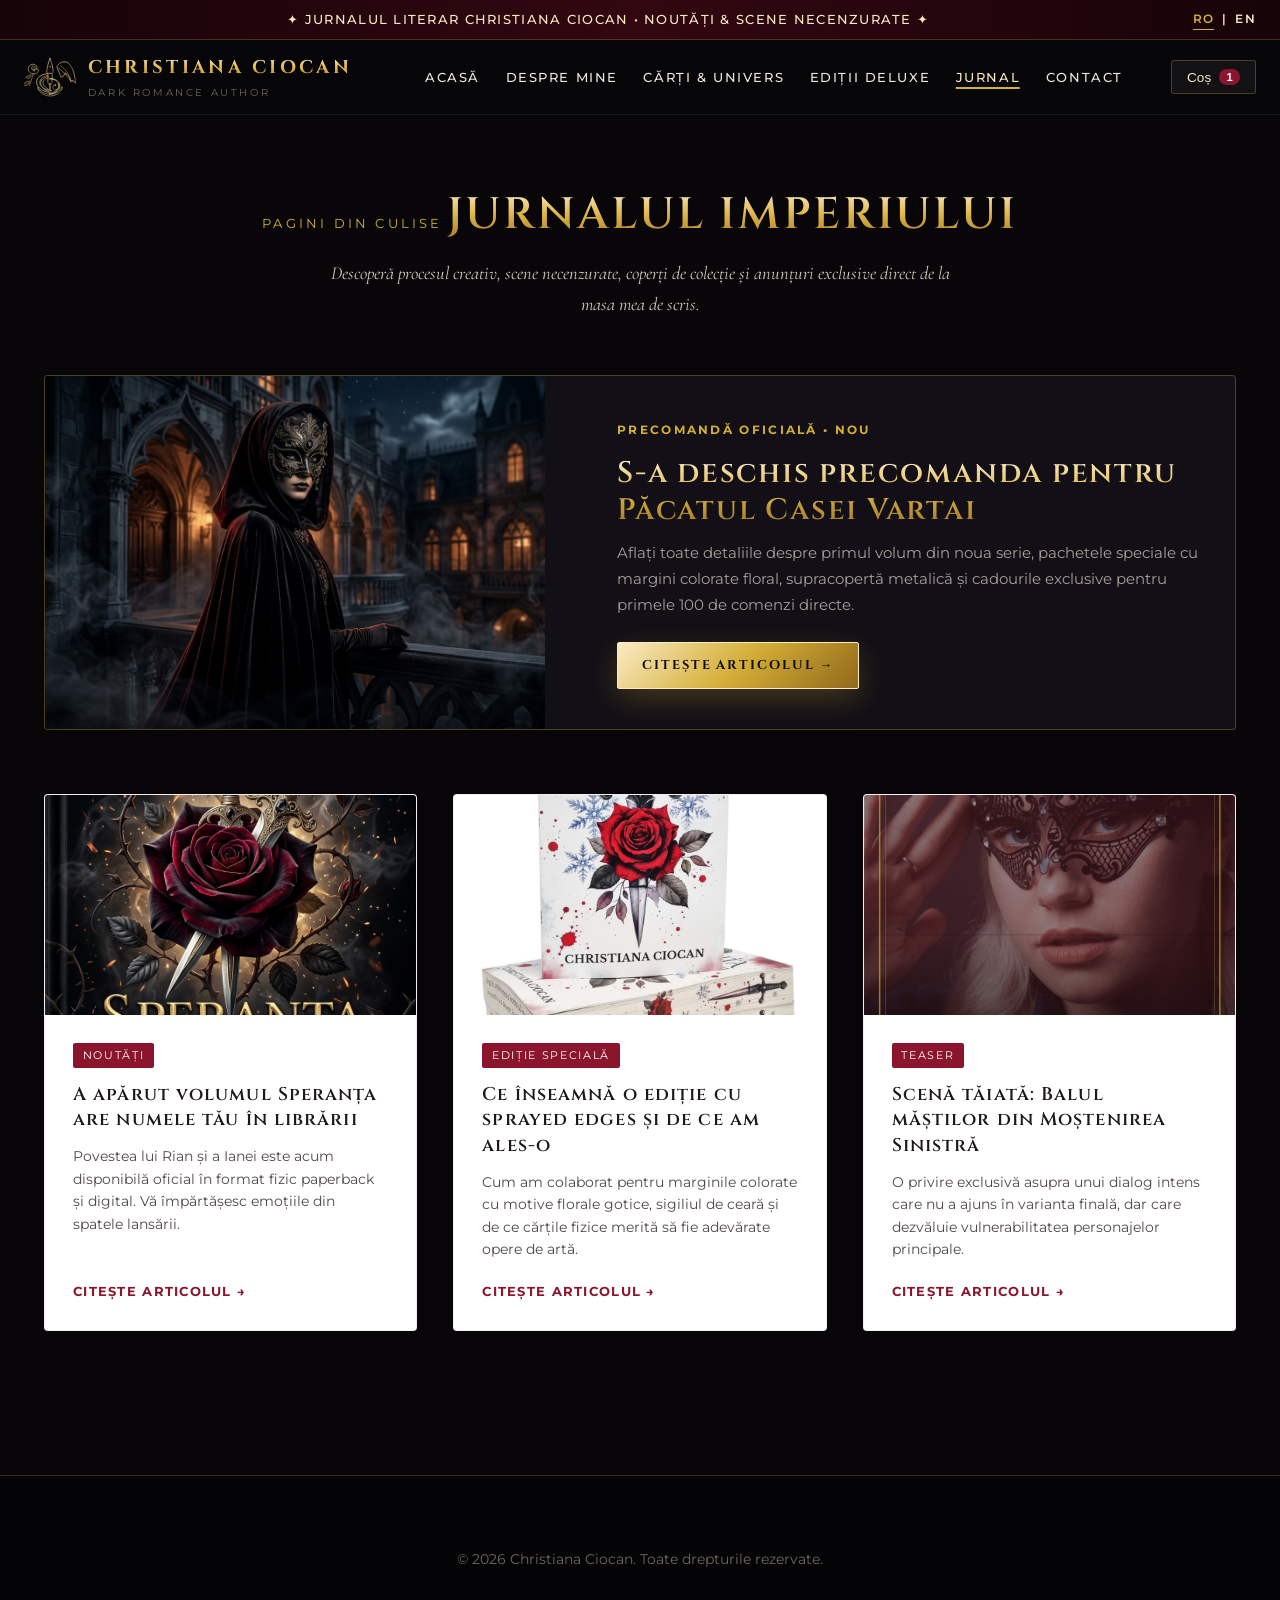
<file: blog.html>
<!DOCTYPE html>
<html lang="ro">
<head>
  <meta charset="UTF-8">
  <meta name="viewport" content="width=device-width, initial-scale=1.0">
  <title>Jurnalul Imperiului | Christiana Ciocan | Teasere &amp; Noutăți</title>
  <meta name="description" content="Jurnalul oficial al autoarei Christiana Ciocan: precomenzi, ediții cu sprayed edges, scene necenzurate și noutăți literare.">
  <link rel="icon" type="image/svg+xml" href="assets/images/favicon.svg">
  <link rel="stylesheet" href="assets/css/style.css">
</head>
<body style="background: #080609;">

  <div class="top-bar">
    <div class="top-bar-announce">
      ✦ JURNALUL LITERAR CHRISTIANA CIOCAN • NOUTĂȚI &amp; SCENE NECENZURATE ✦
    </div>
    <div class="top-bar-lang">
      <span class="active">RO</span> | <span>EN</span>
    </div>
  </div>

  <header class="site-header">
    <div class="header-inner">
      <a href="index.html" class="site-logo">
        <img src="assets/images/logo-mark.svg" alt="Christiana Ciocan Emblem">
        <div class="brand-text">
          <span class="brand-title">CHRISTIANA CIOCAN</span>
          <span class="brand-tagline">Dark Romance Author</span>
        </div>
      </a>

      <nav class="main-nav">
        <ul class="nav-links">
          <li><a href="index.html">Acasă</a></li>
          <li><a href="index.html#despre">Despre mine</a></li>
          <li><a href="books.html">Cărți &amp; Univers</a></li>
          <li><a href="index.html#deluxe">Ediții Deluxe</a></li>
          <li><a href="blog.html" class="active">Jurnal</a></li>
          <li><a href="contact.html">Contact</a></li>
        </ul>
      </nav>

      <div class="header-actions">
        <button class="cart-btn">
          <span>Coș</span>
          <span class="cart-badge">1</span>
        </button>
        <button class="mobile-toggle">☰</button>
      </div>
    </div>
  </header>

  <main class="container" style="padding: 4rem 1.5rem;">
    <div style="text-align: center; margin-bottom: 3.5rem;">
      <span style="font-size: 0.8rem; letter-spacing: 0.25em; text-transform: uppercase; color: var(--gold-primary);">PAGINI DIN CULISE</span>
      <h1 class="gold-gradient-text" style="font-size: 2.75rem; margin-top: 0.5rem;">JURNALUL IMPERIULUI</h1>
      <p style="max-width: 650px; margin: 1rem auto; font-family: var(--font-serif); font-size: 1.15rem; font-style: italic; color: #cfc8be;">
        Descoperă procesul creativ, scene necenzurate, coperți de colecție și anunțuri exclusive direct de la masa mea de scris.
      </p>
    </div>

    <!-- Featured Post -->
    <article style="background: #120f16; border: 1px solid var(--border-gold); border-radius: 4px; overflow: hidden; margin-bottom: 4rem; display: grid; grid-template-columns: 1fr 1.3fr; gap: 2.5rem; align-items: center;">
      <div style="height: 100%; min-height: 320px; overflow: hidden;">
        <img src="assets/images/pacatul-casei-vartai-hero.jpg" alt="Păcatul Casei Vartai" style="width: 100%; height: 100%; object-fit: cover;">
      </div>
      <div style="padding: 2.5rem 2rem;">
        <span style="font-size: 0.72rem; color: var(--gold-primary); letter-spacing: 0.2em; text-transform: uppercase; font-weight: 700;">PRECOMANDĂ OFICIALĂ • NOU</span>
        <h2 style="font-size: clamp(1.4rem, 2.5vw, 1.85rem); margin: 0.75rem 0;">
          <a href="blog-single.html" class="gold-gradient-text">S-a deschis precomanda pentru Păcatul Casei Vartai</a>
        </h2>
        <p style="color: var(--text-muted); line-height: 1.7; font-size: 0.95rem; margin-bottom: 1.5rem;">
          Aflați toate detaliile despre primul volum din noua serie, pachetele speciale cu margini colorate floral, supracopertă metalică și cadourile exclusive pentru primele 100 de comenzi directe.
        </p>
        <a href="blog-single.html" class="btn btn-gold" style="font-size: 0.8rem; padding: 0.75rem 1.5rem;">Citește Articolul →</a>
      </div>
    </article>

    <!-- 3 Journal Grid -->
    <div class="journal-3-grid">
      
      <!-- Card 1 -->
      <article class="journal-card">
        <div class="journal-img-wrap">
          <img src="assets/images/speranta-are-numele-lui-cover.jpg" alt="Speranța are numele tău">
        </div>
        <div class="journal-body">
          <span class="journal-category-badge">NOUTĂȚI</span>
          <h3 class="journal-card-title">A apărut volumul Speranța are numele tău în librării</h3>
          <p class="journal-snippet">
            Povestea lui Rian și a Ianei este acum disponibilă oficial în format fizic paperback și digital. Vă împărtășesc emoțiile din spatele lansării.
          </p>
          <a href="blog-single.html" class="journal-read-link">Citește articolul →</a>
        </div>
      </article>

      <!-- Card 2 -->
      <article class="journal-card">
        <div class="journal-img-wrap">
          <img src="assets/images/eleonora-speranta.jpg" alt="Ediție cu sprayed edges">
        </div>
        <div class="journal-body">
          <span class="journal-category-badge">EDIȚIE SPECIALĂ</span>
          <h3 class="journal-card-title">Ce înseamnă o ediție cu sprayed edges și de ce am ales-o</h3>
          <p class="journal-snippet">
            Cum am colaborat pentru marginile colorate cu motive florale gotice, sigiliul de ceară și de ce cărțile fizice merită să fie adevărate opere de artă.
          </p>
          <a href="blog-single.html" class="journal-read-link">Citește articolul →</a>
        </div>
      </article>

      <!-- Card 3 -->
      <article class="journal-card">
        <div class="journal-img-wrap">
          <img src="assets/images/mostenirea-sinistra-cover.jpg" alt="Moștenirea Sinistră Teaser">
        </div>
        <div class="journal-body">
          <span class="journal-category-badge">TEASER</span>
          <h3 class="journal-card-title">Scenă tăiată: Balul măștilor din Moștenirea Sinistră</h3>
          <p class="journal-snippet">
            O privire exclusivă asupra unui dialog intens care nu a ajuns în varianta finală, dar care dezvăluie vulnerabilitatea personajelor principale.
          </p>
          <a href="blog-single.html" class="journal-read-link">Citește articolul →</a>
        </div>
      </article>

    </div>
  </main>

  <footer class="site-footer" style="margin-top: 5rem;">
    <div class="container" style="text-align: center; color: var(--text-dim); font-size: 0.85rem;">
      <p>&copy; 2026 Christiana Ciocan. Toate drepturile rezervate.</p>
    </div>
  </footer>

  <script src="assets/js/main.js"></script>
</body>
</html>
</file>
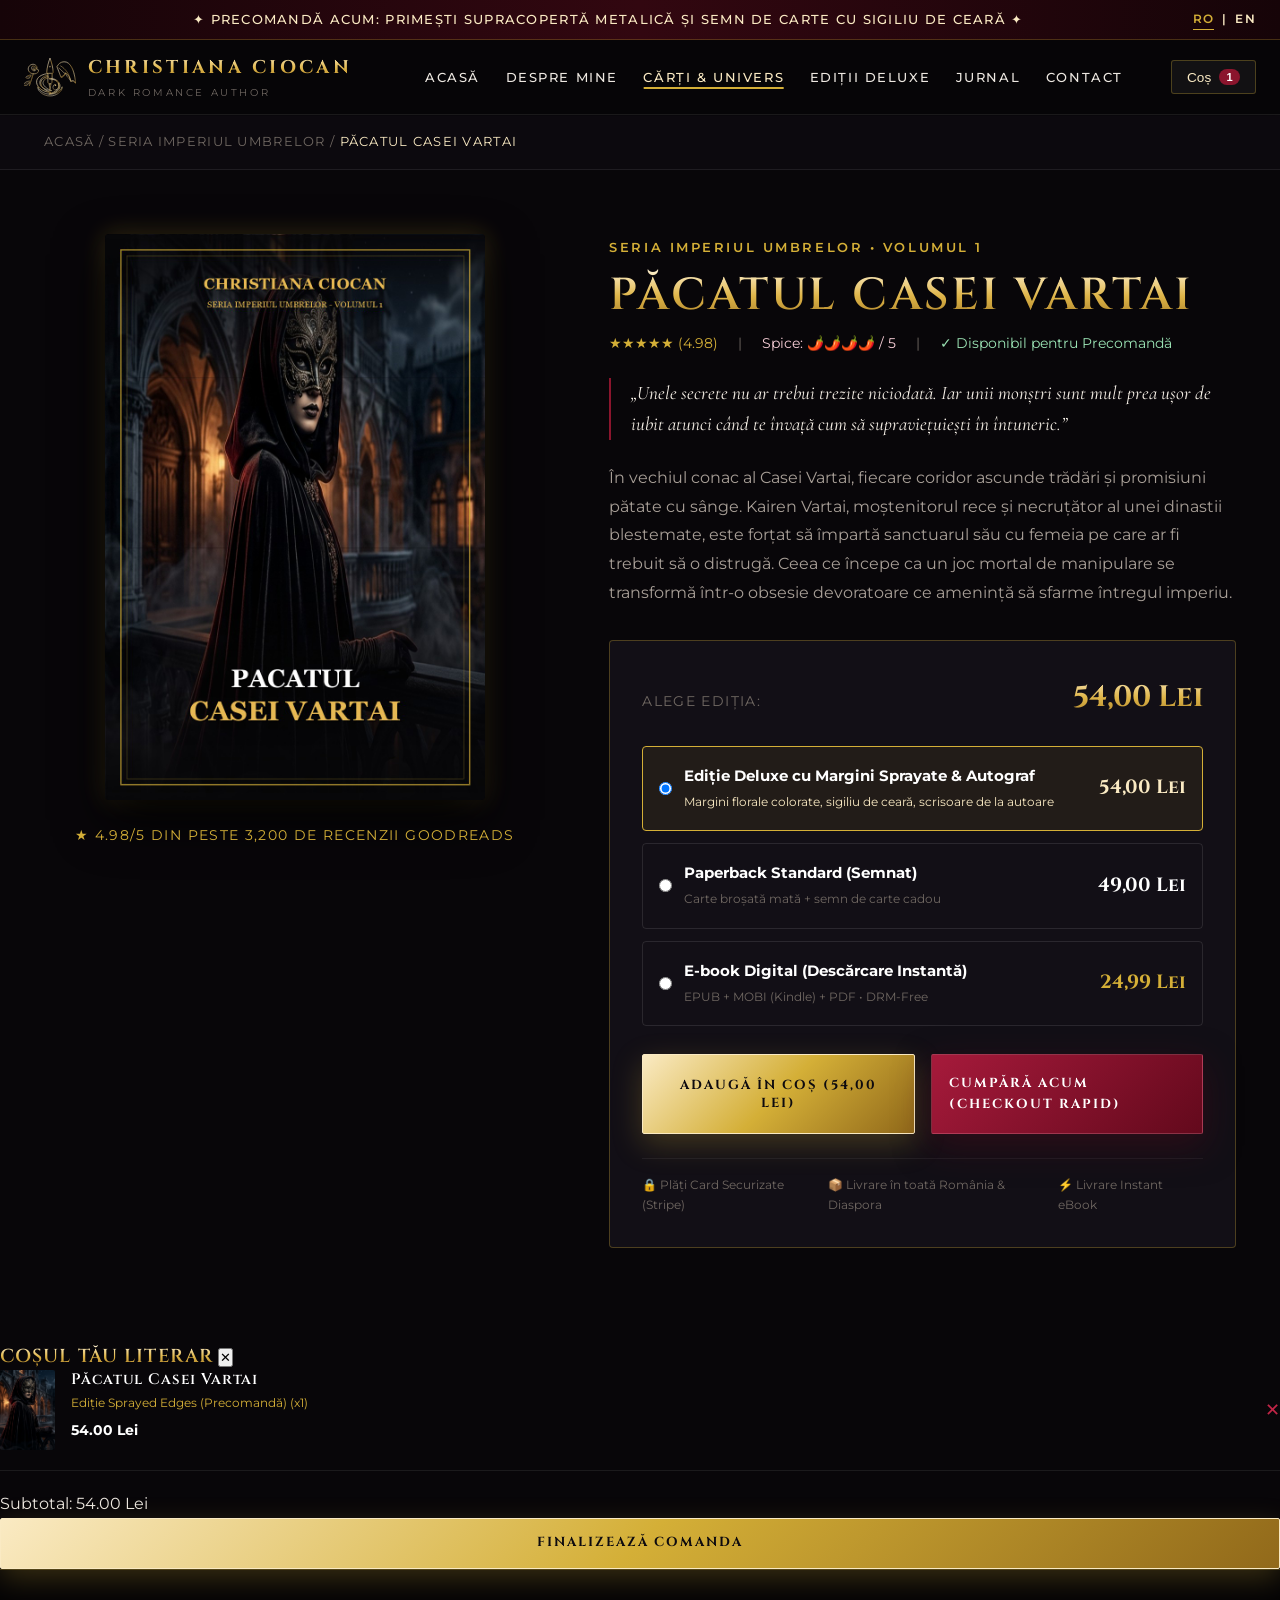
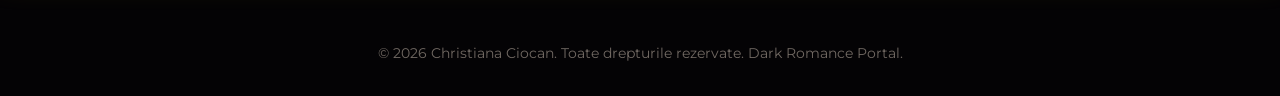
<file: book-single.html>
<!DOCTYPE html>
<html lang="ro">
<head>
  <meta charset="UTF-8">
  <meta name="viewport" content="width=device-width, initial-scale=1.0">
  <title>Păcatul Casei Vartai de Christiana Ciocan | Seria Imperiul Umbrelor</title>
  <meta name="description" content="Comandă Păcatul Casei Vartai de Christiana Ciocan. Ediție cu margini sprayate, autograf și e-book instant. Un roman dark romance plin de secrete și pasiune interzisă.">
  <link rel="icon" type="image/svg+xml" href="assets/images/favicon.svg">
  <link rel="stylesheet" href="assets/css/style.css">
</head>
<body style="background: #080609;">

  <div class="top-bar">
    <div class="top-bar-announce">
      ✦ PRECOMANDĂ ACUM: PRIMEȘTI SUPRACOPERTĂ METALICĂ ȘI SEMN DE CARTE CU SIGILIU DE CEARĂ ✦
    </div>
    <div class="top-bar-lang">
      <span class="active">RO</span> | <span>EN</span>
    </div>
  </div>

  <header class="site-header">
    <div class="header-inner">
      <a href="index.html" class="site-logo">
        <img src="assets/images/logo-mark.svg" alt="Christiana Ciocan Emblem">
        <div class="brand-text">
          <span class="brand-title">CHRISTIANA CIOCAN</span>
          <span class="brand-tagline">Dark Romance Author</span>
        </div>
      </a>

      <nav class="main-nav">
        <ul class="nav-links">
          <li><a href="index.html">Acasă</a></li>
          <li><a href="index.html#despre">Despre mine</a></li>
          <li><a href="books.html" class="active">Cărți &amp; Univers</a></li>
          <li><a href="index.html#deluxe">Ediții Deluxe</a></li>
          <li><a href="blog.html">Jurnal</a></li>
          <li><a href="contact.html">Contact</a></li>
        </ul>
      </nav>

      <div class="header-actions">
        <button class="cart-btn">
          <span>Coș</span>
          <span class="cart-badge">1</span>
        </button>
        <button class="mobile-toggle">☰</button>
      </div>
    </div>
  </header>

  <!-- Product Breadcrumb -->
  <div style="background: rgba(15, 13, 18, 0.6); padding: 1rem 0; border-bottom: 1px solid rgba(255, 255, 255, 0.08);">
    <div class="container">
      <div style="font-size: 0.8rem; letter-spacing: 0.1em; text-transform: uppercase; color: var(--text-dim);">
        <a href="index.html" style="color: var(--text-dim);">Acasă</a> / 
        <a href="books.html" style="color: var(--text-dim);">Seria Imperiul Umbrelor</a> / 
        <span style="color: var(--gold-light);">Păcatul Casei Vartai</span>
      </div>
    </div>
  </div>

  <main class="container" style="padding: 4rem 1.5rem;">
    <div style="display: grid; grid-template-columns: 1fr 1.25fr; gap: 4rem; align-items: start;">
      
      <!-- Left Column: Book Cover Display -->
      <div style="position: sticky; top: 100px; text-align: center;">
        <div style="max-width: 380px; margin: 0 auto; border-radius: 4px; overflow: hidden; box-shadow: 0 20px 50px rgba(0,0,0,0.9), 0 0 25px rgba(212, 175, 55, 0.25);">
          <img src="assets/images/pacatul-casei-vartai-cover.jpg" alt="Păcatul Casei Vartai Book Cover" style="width: 100%;">
        </div>
        <div style="margin-top: 1.5rem; color: var(--gold-primary); font-size: 0.85rem; letter-spacing: 0.1em;">
          ★ 4.98/5 DIN PESTE 3,200 DE RECENZII GOODREADS
        </div>
      </div>

      <!-- Right Column: Product Info & Formats -->
      <div>
        <span style="font-size: 0.8rem; letter-spacing: 0.2em; text-transform: uppercase; color: var(--gold-primary); font-weight: 600;">
          SERIA IMPERIUL UMBRELOR • VOLUMUL 1
        </span>
        <h1 style="font-size: clamp(2rem, 3.5vw, 3rem); margin: 0.5rem 0;" class="gold-gradient-text">
          PĂCATUL CASEI VARTAI
        </h1>
        <div style="display: flex; gap: 1.25rem; align-items: center; margin-bottom: 1.5rem; font-size: 0.85rem;">
          <span style="color: var(--gold-primary);">★★★★★ (4.98)</span>
          <span style="color: var(--text-dim);">|</span>
          <span style="color: #f7ced7;">Spice: 🌶️🌶️🌶️🌶️ / 5</span>
          <span style="color: var(--text-dim);">|</span>
          <span style="color: #9be4b5;">✓ Disponibil pentru Precomandă</span>
        </div>

        <blockquote style="font-family: var(--font-serif); font-size: 1.2rem; font-style: italic; color: #f5efe6; border-left: 2px solid var(--crimson-accent); padding-left: 1.25rem; line-height: 1.6; margin-bottom: 1.5rem;">
          „Unele secrete nu ar trebui trezite niciodată. Iar unii monștri sunt mult prea ușor de iubit atunci când te învață cum să supraviețuiești în întuneric.”
        </blockquote>

        <p style="color: var(--text-muted); line-height: 1.8; margin-bottom: 2rem;">
          În vechiul conac al Casei Vartai, fiecare coridor ascunde trădări și promisiuni pătate cu sânge. Kairen Vartai, moștenitorul rece și necruțător al unei dinastii blestemate, este forțat să împartă sanctuarul său cu femeia pe care ar fi trebuit să o distrugă. Ceea ce începe ca un joc mortal de manipulare se transformă într-o obsesie devoratoare ce amenință să sfarme întregul imperiu.
        </p>

        <!-- WooCommerce Variable Product Format Selector -->
        <div style="background: #120f16; border: 1px solid var(--border-gold); border-radius: 4px; padding: 2rem; margin-bottom: 2rem;">
          <div style="display: flex; justify-content: space-between; align-items: baseline; margin-bottom: 1.5rem;">
            <span style="font-size: 0.85rem; text-transform: uppercase; color: var(--text-dim); letter-spacing: 0.1em;">Alege Ediția:</span>
            <span class="main-price gold-gradient-text" style="font-size: 1.85rem; font-family: var(--font-heading); font-weight: 700;">54,00 Lei</span>
          </div>

          <div style="display: flex; flex-direction: column; gap: 0.75rem; margin-bottom: 1.75rem;">
            <!-- Option 1: Deluxe Sprayed Edges -->
            <label style="display: flex; justify-content: space-between; align-items: center; padding: 1rem; border: 1px solid var(--gold-primary); background: rgba(212, 175, 55, 0.08); border-radius: 4px; cursor: pointer;">
              <div style="display: flex; gap: 0.75rem; align-items: center;">
                <input type="radio" name="format" checked>
                <div>
                  <strong style="color: #fff; font-size: 0.95rem; display: block;">Ediție Deluxe cu Margini Sprayate &amp; Autograf</strong>
                  <span style="font-size: 0.78rem; color: var(--gold-light);">Margini florale colorate, sigiliu de ceară, scrisoare de la autoare</span>
                </div>
              </div>
              <span style="font-family: var(--font-heading); font-weight: 700; color: var(--gold-light); font-size: 1.2rem;">54,00 Lei</span>
            </label>

            <!-- Option 2: Paperback Standard -->
            <label style="display: flex; justify-content: space-between; align-items: center; padding: 1rem; border: 1px solid rgba(255,255,255,0.1); border-radius: 4px; cursor: pointer;">
              <div style="display: flex; gap: 0.75rem; align-items: center;">
                <input type="radio" name="format">
                <div>
                  <strong style="color: #fff; font-size: 0.95rem; display: block;">Paperback Standard (Semnat)</strong>
                  <span style="font-size: 0.78rem; color: var(--text-dim);">Carte broșată mată + semn de carte cadou</span>
                </div>
              </div>
              <span style="font-family: var(--font-heading); font-weight: 700; color: #fff; font-size: 1.2rem;">49,00 Lei</span>
            </label>

            <!-- Option 3: eBook Instant -->
            <label style="display: flex; justify-content: space-between; align-items: center; padding: 1rem; border: 1px solid rgba(255,255,255,0.1); border-radius: 4px; cursor: pointer;">
              <div style="display: flex; gap: 0.75rem; align-items: center;">
                <input type="radio" name="format">
                <div>
                  <strong style="color: #fff; font-size: 0.95rem; display: block;">E-book Digital (Descărcare Instantă)</strong>
                  <span style="font-size: 0.78rem; color: var(--text-dim);">EPUB + MOBI (Kindle) + PDF • DRM-Free</span>
                </div>
              </div>
              <span style="font-family: var(--font-heading); font-weight: 700; color: var(--gold-primary); font-size: 1.2rem;">24,99 Lei</span>
            </label>
          </div>

          <div style="display: flex; gap: 1rem; flex-wrap: wrap;">
            <button class="btn btn-gold btn-add-cart" style="flex: 1; padding: 1.1rem;" data-title="Păcatul Casei Vartai" data-price="54.00">
              Adaugă în Coș (54,00 Lei)
            </button>
            <a href="checkout.html" class="btn btn-burgundy" style="flex: 1; padding: 1.1rem;">
              Cumpără Acum (Checkout Rapid)
            </a>
          </div>

          <div style="display: flex; justify-content: space-around; font-size: 0.75rem; color: var(--text-dim); margin-top: 1.5rem; padding-top: 1rem; border-top: 1px solid rgba(255,255,255,0.06);">
            <span>🔒 Plăți Card Securizate (Stripe)</span>
            <span>📦 Livrare în toată România &amp; Diaspora</span>
            <span>⚡ Livrare Instant eBook</span>
          </div>
        </div>

      </div>
    </div>
  </main>

  <!-- Cart Drawer Overlay -->
  <div class="cart-drawer-overlay"></div>
  <aside class="cart-drawer">
    <div class="cart-drawer-header">
      <h3 class="gold-gradient-text">COȘUL TĂU LITERAR</h3>
      <button class="close-cart">✕</button>
    </div>
    <div class="cart-drawer-items"></div>
    <div class="cart-drawer-footer">
      <div class="cart-subtotal-row">
        <span>Subtotal:</span>
        <span class="cart-subtotal-val">54,00 Lei</span>
      </div>
      <a href="checkout.html" class="btn btn-gold" style="width: 100%;">Finalizează Comanda</a>
    </div>
  </aside>

  <footer class="site-footer">
    <div class="container" style="text-align: center; color: var(--text-dim); font-size: 0.85rem;">
      <p>&copy; 2026 Christiana Ciocan. Toate drepturile rezervate. Dark Romance Portal.</p>
    </div>
  </footer>

  <script src="assets/js/main.js"></script>
</body>
</html>
</file>
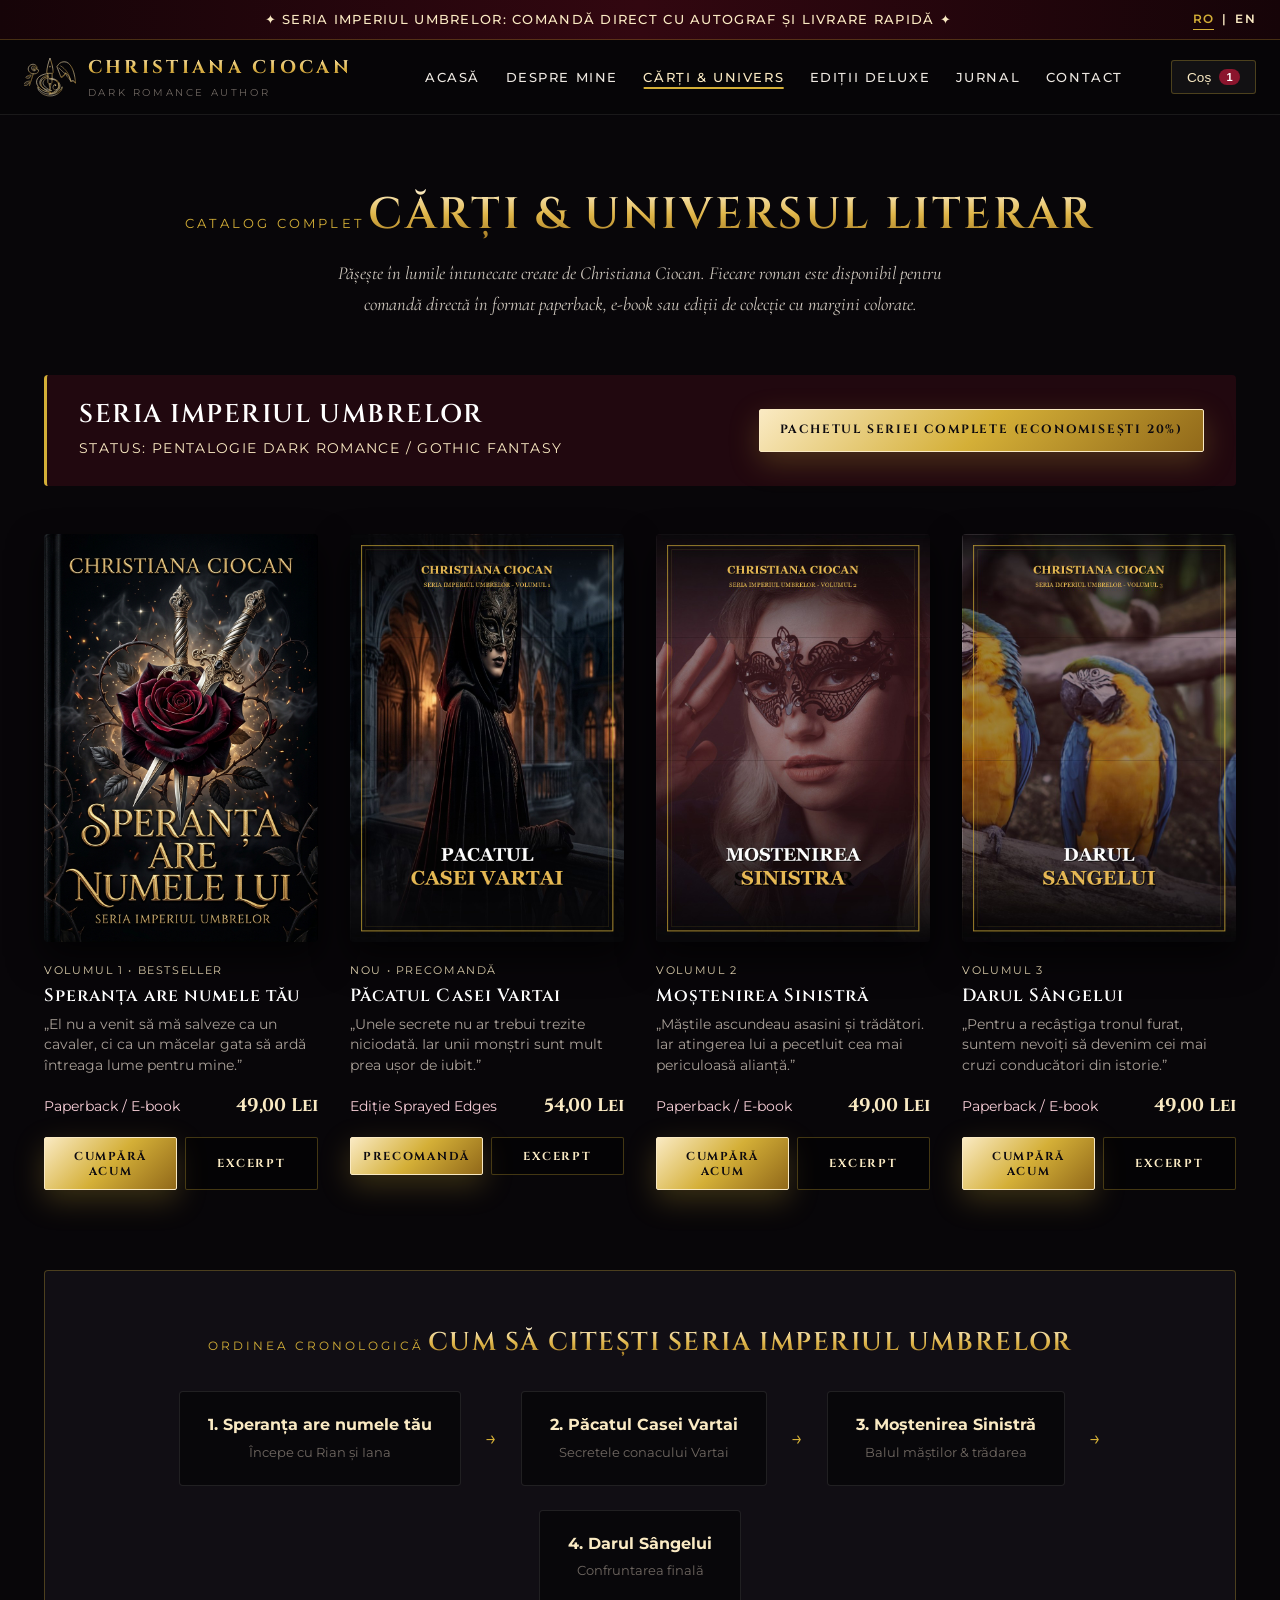
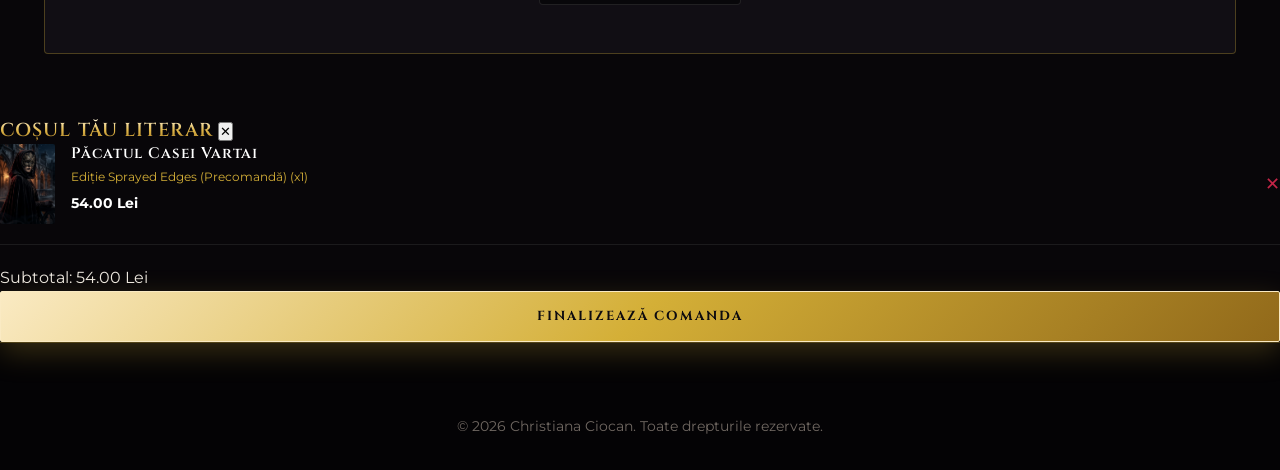
<file: books.html>
<!DOCTYPE html>
<html lang="ro">
<head>
  <meta charset="UTF-8">
  <meta name="viewport" content="width=device-width, initial-scale=1.0">
  <title>Cărți &amp; Serii | Christiana Ciocan | Seria Imperiul Umbrelor</title>
  <meta name="description" content="Explorează cărțile de dark romance scrise de Christiana Ciocan. Seria Imperiul Umbrelor, romane standalone, ediții cu margini colorate și e-books.">
  <link rel="icon" type="image/svg+xml" href="assets/images/favicon.svg">
  <link rel="stylesheet" href="assets/css/style.css">
</head>
<body style="background: #080609;">

  <div class="top-bar">
    <div class="top-bar-announce">
      ✦ SERIA IMPERIUL UMBRELOR: COMANDĂ DIRECT CU AUTOGRAF ȘI LIVRARE RAPIDĂ ✦
    </div>
    <div class="top-bar-lang">
      <span class="active">RO</span> | <span>EN</span>
    </div>
  </div>

  <header class="site-header">
    <div class="header-inner">
      <a href="index.html" class="site-logo">
        <img src="assets/images/logo-mark.svg" alt="Christiana Ciocan Emblem">
        <div class="brand-text">
          <span class="brand-title">CHRISTIANA CIOCAN</span>
          <span class="brand-tagline">Dark Romance Author</span>
        </div>
      </a>

      <nav class="main-nav">
        <ul class="nav-links">
          <li><a href="index.html">Acasă</a></li>
          <li><a href="index.html#despre">Despre mine</a></li>
          <li><a href="books.html" class="active">Cărți &amp; Univers</a></li>
          <li><a href="index.html#deluxe">Ediții Deluxe</a></li>
          <li><a href="blog.html">Jurnal</a></li>
          <li><a href="contact.html">Contact</a></li>
        </ul>
      </nav>

      <div class="header-actions">
        <button class="cart-btn">
          <span>Coș</span>
          <span class="cart-badge">1</span>
        </button>
        <button class="mobile-toggle">☰</button>
      </div>
    </div>
  </header>

  <main class="container" style="padding: 4rem 1.5rem;">
    <div style="text-align: center; margin-bottom: 3.5rem;">
      <span style="font-size: 0.8rem; letter-spacing: 0.25em; text-transform: uppercase; color: var(--gold-primary);">CATALOG COMPLET</span>
      <h1 class="gold-gradient-text" style="font-size: 2.75rem; margin-top: 0.5rem;">CĂRȚI &amp; UNIVERSUL LITERAR</h1>
      <p style="max-width: 650px; margin: 1rem auto; font-family: var(--font-serif); font-size: 1.15rem; font-style: italic; color: #cfc8be;">
        Pășește în lumile întunecate create de Christiana Ciocan. Fiecare roman este disponibil pentru comandă directă în format paperback, e-book sau ediții de colecție cu margini colorate.
      </p>
    </div>

    <!-- Series Imperiul Umbrelor Header -->
    <div style="background: rgba(72, 12, 25, 0.4); border-left: 3px solid var(--gold-primary); padding: 1.5rem 2rem; border-radius: 4px; margin-bottom: 3rem; display: flex; justify-content: space-between; align-items: center; flex-wrap: wrap; gap: 1rem;">
      <div>
        <h2 style="font-size: 1.6rem; color: #fff; margin-bottom: 0.25rem;">SERIA IMPERIUL UMBRELOR</h2>
        <span style="font-size: 0.85rem; color: var(--gold-light); letter-spacing: 0.1em; text-transform: uppercase;">
          Status: Pentalogie Dark Romance / Gothic Fantasy
        </span>
      </div>
      <div>
        <a href="checkout.html" class="btn btn-gold" style="font-size: 0.75rem; padding: 0.65rem 1.25rem;">
          Pachetul Seriei Complete (Economisești 20%)
        </a>
      </div>
    </div>

    <!-- 4 Photorealistic Books Grid -->
    <div class="books-4-grid" style="margin-bottom: 5rem;">

      <!-- Book 1: Speranța are numele tău -->
      <div class="book-item-card">
        <div class="book-cover-container">
          <img src="assets/images/speranta-are-numele-lui-cover.jpg" alt="Speranța are numele tău">
        </div>
        <span class="book-tag-small">VOLUMUL 1 • BESTSELLER</span>
        <h3 class="book-name-small">Speranța are numele tău</h3>
        <p style="font-size: 0.85rem; color: var(--text-muted); margin-bottom: 1rem; line-height: 1.5;">
          „El nu a venit să mă salveze ca un cavaler, ci ca un măcelar gata să ardă întreaga lume pentru mine.”
        </p>
        <div class="book-format-price-row">
          <span>Paperback / E-book</span>
          <span class="book-price-highlight">49,00 Lei</span>
        </div>
        <div class="book-item-actions">
          <button class="btn btn-gold btn-add-cart" data-title="Speranța are numele tău" data-price="49.00">CUMPĂRĂ ACUM</button>
          <button class="btn btn-ghost-gold btn-read-excerpt" data-book="Speranța are numele tău">EXCERPT</button>
        </div>
      </div>

      <!-- Book 2: Păcatul Casei Vartai -->
      <div class="book-item-card">
        <div class="book-cover-container">
          <img src="assets/images/pacatul-casei-vartai-cover.jpg" alt="Păcatul Casei Vartai">
        </div>
        <span class="book-tag-small">NOU • PRECOMANDĂ</span>
        <h3 class="book-name-small">Păcatul Casei Vartai</h3>
        <p style="font-size: 0.85rem; color: var(--text-muted); margin-bottom: 1rem; line-height: 1.5;">
          „Unele secrete nu ar trebui trezite niciodată. Iar unii monștri sunt mult prea ușor de iubit.”
        </p>
        <div class="book-format-price-row">
          <span>Ediție Sprayed Edges</span>
          <span class="book-price-highlight">54,00 Lei</span>
        </div>
        <div class="book-item-actions">
          <button class="btn btn-gold btn-add-cart" data-title="Păcatul Casei Vartai" data-price="54.00">PRECOMANDĂ</button>
          <button class="btn btn-ghost-gold btn-read-excerpt" data-book="Păcatul Casei Vartai">EXCERPT</button>
        </div>
      </div>

      <!-- Book 3: Moștenirea Sinistră -->
      <div class="book-item-card">
        <div class="book-cover-container">
          <img src="assets/images/mostenirea-sinistra-cover.jpg" alt="Moștenirea Sinistră">
        </div>
        <span class="book-tag-small">VOLUMUL 2</span>
        <h3 class="book-name-small">Moștenirea Sinistră</h3>
        <p style="font-size: 0.85rem; color: var(--text-muted); margin-bottom: 1rem; line-height: 1.5;">
          „Măștile ascundeau asasini și trădători. Iar atingerea lui a pecetluit cea mai periculoasă alianță.”
        </p>
        <div class="book-format-price-row">
          <span>Paperback / E-book</span>
          <span class="book-price-highlight">49,00 Lei</span>
        </div>
        <div class="book-item-actions">
          <button class="btn btn-gold btn-add-cart" data-title="Moștenirea Sinistră" data-price="49.00">CUMPĂRĂ ACUM</button>
          <button class="btn btn-ghost-gold btn-read-excerpt" data-book="Moștenirea Sinistră">EXCERPT</button>
        </div>
      </div>

      <!-- Book 4: Darul Sângelui -->
      <div class="book-item-card">
        <div class="book-cover-container">
          <img src="assets/images/darul-sangelui-cover.jpg" alt="Darul Sângelui">
        </div>
        <span class="book-tag-small">VOLUMUL 3</span>
        <h3 class="book-name-small">Darul Sângelui</h3>
        <p style="font-size: 0.85rem; color: var(--text-muted); margin-bottom: 1rem; line-height: 1.5;">
          „Pentru a recâștiga tronul furat, suntem nevoiți să devenim cei mai cruzi conducători din istorie.”
        </p>
        <div class="book-format-price-row">
          <span>Paperback / E-book</span>
          <span class="book-price-highlight">49,00 Lei</span>
        </div>
        <div class="book-item-actions">
          <button class="btn btn-gold btn-add-cart" data-title="Darul Sângelui" data-price="49.00">CUMPĂRĂ ACUM</button>
          <button class="btn btn-ghost-gold btn-read-excerpt" data-book="Darul Sângelui">EXCERPT</button>
        </div>
      </div>

    </div>

    <!-- Reading Order Guide -->
    <div style="background: #110e14; border: 1px solid var(--border-gold); padding: 3rem 2rem; border-radius: 4px; text-align: center;">
      <span style="font-size: 0.75rem; letter-spacing: 0.25em; text-transform: uppercase; color: var(--gold-primary);">ORDINEA CRONOLOGICĂ</span>
      <h3 class="gold-gradient-text" style="font-size: 1.6rem; margin: 0.5rem 0 2rem 0;">CUM SĂ CITEȘTI SERIA IMPERIUL UMBRELOR</h3>
      <div style="display: flex; justify-content: center; align-items: center; gap: 1.5rem; flex-wrap: wrap;">
        <div style="background: rgba(0,0,0,0.5); padding: 1.25rem 1.75rem; border: 1px solid rgba(255,255,255,0.1); border-radius: 4px;">
          <strong style="color: var(--gold-light);">1. Speranța are numele tău</strong><br>
          <span style="font-size: 0.8rem; color: var(--text-dim);">Începe cu Rian și Iana</span>
        </div>
        <span style="color: var(--gold-primary); font-size: 1.25rem;">→</span>
        <div style="background: rgba(0,0,0,0.5); padding: 1.25rem 1.75rem; border: 1px solid rgba(255,255,255,0.1); border-radius: 4px;">
          <strong style="color: var(--gold-light);">2. Păcatul Casei Vartai</strong><br>
          <span style="font-size: 0.8rem; color: var(--text-dim);">Secretele conacului Vartai</span>
        </div>
        <span style="color: var(--gold-primary); font-size: 1.25rem;">→</span>
        <div style="background: rgba(0,0,0,0.5); padding: 1.25rem 1.75rem; border: 1px solid rgba(255,255,255,0.1); border-radius: 4px;">
          <strong style="color: var(--gold-light);">3. Moștenirea Sinistră</strong><br>
          <span style="font-size: 0.8rem; color: var(--text-dim);">Balul măștilor &amp; trădarea</span>
        </div>
        <span style="color: var(--gold-primary); font-size: 1.25rem;">→</span>
        <div style="background: rgba(0,0,0,0.5); padding: 1.25rem 1.75rem; border: 1px solid rgba(255,255,255,0.1); border-radius: 4px;">
          <strong style="color: var(--gold-light);">4. Darul Sângelui</strong><br>
          <span style="font-size: 0.8rem; color: var(--text-dim);">Confruntarea finală</span>
        </div>
      </div>
    </div>
  </main>

  <!-- Cart Drawer Overlay -->
  <div class="cart-drawer-overlay"></div>
  <aside class="cart-drawer">
    <div class="cart-drawer-header">
      <h3 class="gold-gradient-text">COȘUL TĂU LITERAR</h3>
      <button class="close-cart">✕</button>
    </div>
    <div class="cart-drawer-items"></div>
    <div class="cart-drawer-footer">
      <div class="cart-subtotal-row">
        <span>Subtotal:</span>
        <span class="cart-subtotal-val">49,00 Lei</span>
      </div>
      <a href="checkout.html" class="btn btn-gold" style="width: 100%;">Finalizează Comanda</a>
    </div>
  </aside>

  <!-- Modal -->
  <div class="modal-overlay">
    <div class="modal-box">
      <div class="modal-header">
        <h4 class="modal-book-title gold-gradient-text">Fragment de Lectură</h4>
        <button class="modal-close" style="background:transparent; border:none; color:var(--text-muted); font-size:1.5rem; cursor:pointer;">✕</button>
      </div>
      <div class="modal-body"></div>
    </div>
  </div>

  <footer class="site-footer">
    <div class="container" style="text-align: center; color: var(--text-dim); font-size: 0.85rem;">
      <p>&copy; 2026 Christiana Ciocan. Toate drepturile rezervate.</p>
    </div>
  </footer>

  <script src="assets/js/main.js"></script>
</body>
</html>
</file>
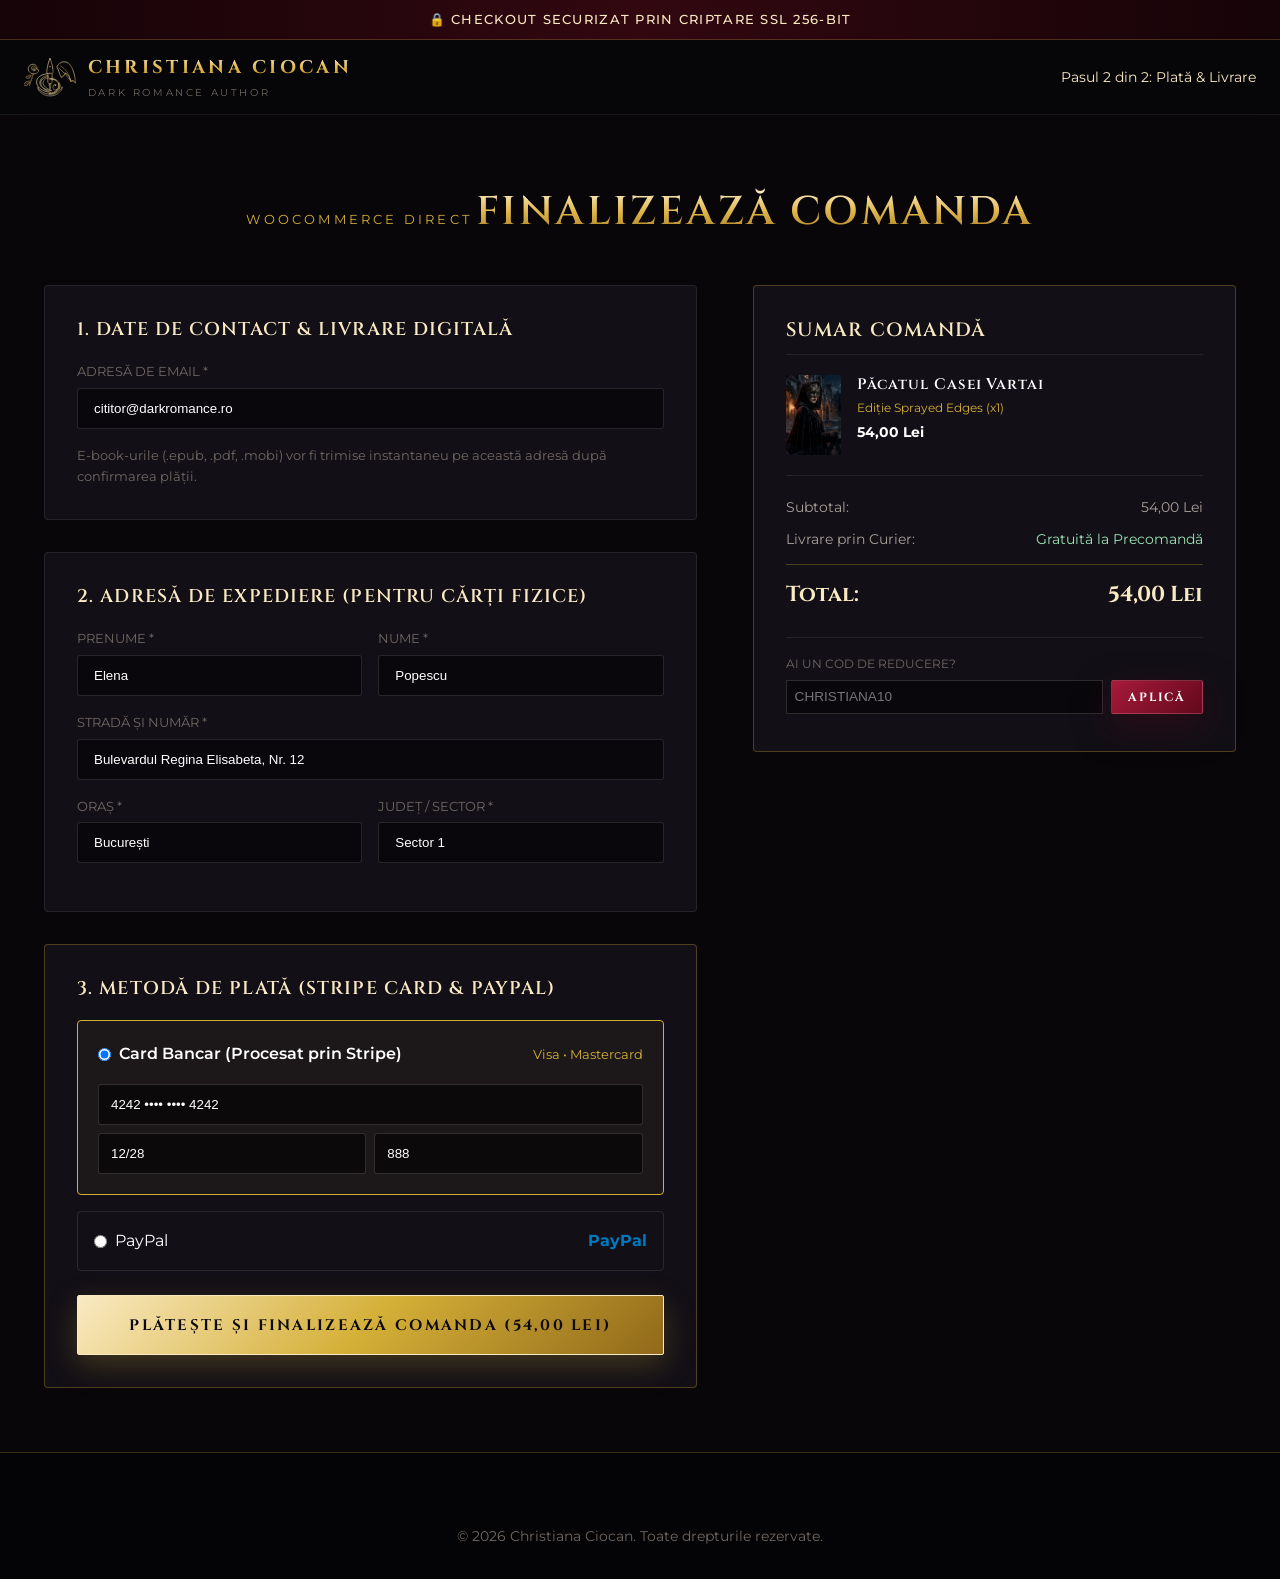
<file: checkout.html>
<!DOCTYPE html>
<html lang="ro">
<head>
  <meta charset="UTF-8">
  <meta name="viewport" content="width=device-width, initial-scale=1.0">
  <title>Finalizare Comandă Securizată | Christiana Ciocan Shop</title>
  <meta name="description" content="Checkout securizat WooCommerce pentru cărțile autoarei Christiana Ciocan. Plată cu cardul prin Stripe sau PayPal.">
  <link rel="icon" type="image/svg+xml" href="assets/images/favicon.svg">
  <link rel="stylesheet" href="assets/css/style.css">
</head>
<body style="background: #080609;">

  <div class="top-bar">
    <div class="top-bar-announce">
      🔒 CHECKOUT SECURIZAT PRIN CRIPTARE SSL 256-BIT
    </div>
  </div>

  <header class="site-header">
    <div class="header-inner">
      <a href="index.html" class="site-logo">
        <img src="assets/images/logo-mark.svg" alt="Emblema Christiana Ciocan">
        <div class="brand-text">
          <span class="brand-title">CHRISTIANA CIOCAN</span>
          <span class="brand-tagline">Dark Romance Author</span>
        </div>
      </a>
      <div class="header-actions">
        <span style="font-size: 0.85rem; color: var(--gold-light);">Pasul 2 din 2: Plată &amp; Livrare</span>
      </div>
    </div>
  </header>

  <main class="container" style="padding: 4rem 1.5rem;">
    <div style="text-align: center; margin-bottom: 3rem;">
      <span style="font-size: 0.8rem; letter-spacing: 0.25em; text-transform: uppercase; color: var(--gold-primary);">WOOCOMMERCE DIRECT</span>
      <h1 class="gold-gradient-text" style="font-size: 2.5rem; margin-top: 0.5rem;">FINALIZEAZĂ COMANDA</h1>
    </div>

    <div style="display: grid; grid-template-columns: 1.35fr 1fr; gap: 3.5rem;">
      
      <!-- Left: Form -->
      <div>
        <div style="background: #120f16; border: 1px solid rgba(255,255,255,0.08); border-radius: 4px; padding: 2rem; margin-bottom: 2rem;">
          <h3 style="color: var(--gold-light); font-size: 1.15rem; margin-bottom: 1.25rem;">1. DATE DE CONTACT &amp; LIVRARE DIGITALĂ</h3>
          <div style="margin-bottom: 1rem;">
            <label style="display:block; font-size:0.8rem; text-transform:uppercase; color:var(--text-dim); margin-bottom:0.35rem;">Adresă de Email *</label>
            <input type="email" value="cititor@darkromance.ro" style="width:100%; background:rgba(0,0,0,0.5); border:1px solid rgba(255,255,255,0.12); padding:0.75rem 1rem; color:#fff; border-radius:3px;">
          </div>
          <div style="font-size:0.8rem; color:var(--text-dim);">
            E-book-urile (.epub, .pdf, .mobi) vor fi trimise instantaneu pe această adresă după confirmarea plății.
          </div>
        </div>

        <div style="background: #120f16; border: 1px solid rgba(255,255,255,0.08); border-radius: 4px; padding: 2rem; margin-bottom: 2rem;">
          <h3 style="color: var(--gold-light); font-size: 1.15rem; margin-bottom: 1.25rem;">2. ADRESĂ DE EXPEDIERE (PENTRU CĂRȚI FIZICE)</h3>
          <div style="display:grid; grid-template-columns: 1fr 1fr; gap:1rem; margin-bottom:1rem;">
            <div>
              <label style="display:block; font-size:0.8rem; text-transform:uppercase; color:var(--text-dim); margin-bottom:0.35rem;">Prenume *</label>
              <input type="text" value="Elena" style="width:100%; background:rgba(0,0,0,0.5); border:1px solid rgba(255,255,255,0.12); padding:0.75rem 1rem; color:#fff; border-radius:3px;">
            </div>
            <div>
              <label style="display:block; font-size:0.8rem; text-transform:uppercase; color:var(--text-dim); margin-bottom:0.35rem;">Nume *</label>
              <input type="text" value="Popescu" style="width:100%; background:rgba(0,0,0,0.5); border:1px solid rgba(255,255,255,0.12); padding:0.75rem 1rem; color:#fff; border-radius:3px;">
            </div>
          </div>

          <div style="margin-bottom:1rem;">
            <label style="display:block; font-size:0.8rem; text-transform:uppercase; color:var(--text-dim); margin-bottom:0.35rem;">Stradă și Număr *</label>
            <input type="text" value="Bulevardul Regina Elisabeta, Nr. 12" style="width:100%; background:rgba(0,0,0,0.5); border:1px solid rgba(255,255,255,0.12); padding:0.75rem 1rem; color:#fff; border-radius:3px;">
          </div>

          <div style="display:grid; grid-template-columns: 1fr 1fr; gap:1rem; margin-bottom:1rem;">
            <div>
              <label style="display:block; font-size:0.8rem; text-transform:uppercase; color:var(--text-dim); margin-bottom:0.35rem;">Oraș *</label>
              <input type="text" value="București" style="width:100%; background:rgba(0,0,0,0.5); border:1px solid rgba(255,255,255,0.12); padding:0.75rem 1rem; color:#fff; border-radius:3px;">
            </div>
            <div>
              <label style="display:block; font-size:0.8rem; text-transform:uppercase; color:var(--text-dim); margin-bottom:0.35rem;">Județ / Sector *</label>
              <input type="text" value="Sector 1" style="width:100%; background:rgba(0,0,0,0.5); border:1px solid rgba(255,255,255,0.12); padding:0.75rem 1rem; color:#fff; border-radius:3px;">
            </div>
          </div>
        </div>

        <div style="background: #120f16; border: 1px solid var(--border-gold); border-radius: 4px; padding: 2rem;">
          <h3 style="color: var(--gold-light); font-size: 1.15rem; margin-bottom: 1.25rem;">3. METODĂ DE PLATĂ (STRIPE CARD &amp; PAYPAL)</h3>
          
          <div style="border: 1px solid var(--gold-primary); background: rgba(212, 175, 55, 0.05); padding: 1.25rem; border-radius: 4px; margin-bottom: 1rem;">
            <div style="display: flex; justify-content: space-between; align-items: center; margin-bottom: 1rem;">
              <label style="display: flex; gap: 0.5rem; align-items: center; color: #fff; font-weight: 600;">
                <input type="radio" name="pay" checked> Card Bancar (Procesat prin Stripe)
              </label>
              <span style="font-size: 0.8rem; color: var(--gold-primary);">Visa • Mastercard</span>
            </div>
            <div>
              <input type="text" value="4242 •••• •••• 4242" style="width: 100%; background: rgba(0,0,0,0.6); border: 1px solid rgba(255,255,255,0.15); padding: 0.75rem; color: #fff; margin-bottom: 0.5rem; border-radius: 3px;">
              <div style="display: grid; grid-template-columns: 1fr 1fr; gap: 0.5rem;">
                <input type="text" value="12/28" style="background: rgba(0,0,0,0.6); border: 1px solid rgba(255,255,255,0.15); padding: 0.75rem; color: #fff; border-radius: 3px;">
                <input type="text" value="888" style="background: rgba(0,0,0,0.6); border: 1px solid rgba(255,255,255,0.15); padding: 0.75rem; color: #fff; border-radius: 3px;">
              </div>
            </div>
          </div>

          <div style="border: 1px solid rgba(255,255,255,0.1); padding: 1rem; border-radius: 4px; margin-bottom: 1.5rem;">
            <label style="display: flex; justify-content: space-between; align-items: center; color: #fff; cursor: pointer;">
              <span style="display: flex; gap: 0.5rem; align-items: center;">
                <input type="radio" name="pay"> PayPal
              </span>
              <strong style="color: #0079C1;">PayPal</strong>
            </label>
          </div>

          <button type="button" class="btn btn-gold" style="width: 100%; padding: 1.15rem; font-size: 0.95rem;" onclick="alert('Comanda a fost înregistrată cu succes în WooCommerce! Ai primit emailul de confirmare.'); window.location.href='index.html';">
            Plătește și Finalizează Comanda (54,00 Lei)
          </button>
        </div>
      </div>

      <!-- Right: Summary -->
      <div>
        <div style="background: #120f16; border: 1px solid var(--border-gold); border-radius: 4px; padding: 2rem; position: sticky; top: 100px;">
          <h3 style="color: var(--gold-light); font-size: 1.2rem; border-bottom: 1px solid rgba(255,255,255,0.08); padding-bottom: 0.75rem; margin-bottom: 1.25rem;">
            SUMAR COMANDĂ
          </h3>

          <div style="display: flex; gap: 1rem; margin-bottom: 1.25rem; padding-bottom: 1.25rem; border-bottom: 1px solid rgba(255,255,255,0.08);">
            <img src="assets/images/pacatul-casei-vartai-hero.jpg" style="width: 55px; height: 80px; object-fit: cover; border-radius: 2px;">
            <div style="flex: 1;">
              <h4 style="font-size: 0.95rem; color: #fff; margin-bottom: 0.2rem;">Păcatul Casei Vartai</h4>
              <div style="font-size: 0.75rem; color: var(--gold-primary);">Ediție Sprayed Edges (x1)</div>
              <div style="font-size: 0.9rem; font-weight: bold; color: #fff; margin-top: 0.25rem;">54,00 Lei</div>
            </div>
          </div>

          <div style="display: flex; justify-content: space-between; margin-bottom: 0.5rem; font-size: 0.9rem; color: var(--text-muted);">
            <span>Subtotal:</span>
            <span>54,00 Lei</span>
          </div>
          <div style="display: flex; justify-content: space-between; margin-bottom: 0.5rem; font-size: 0.9rem; color: var(--text-muted);">
            <span>Livrare prin Curier:</span>
            <span style="color: #9be4b5;">Gratuită la Precomandă</span>
          </div>
          <div style="display: flex; justify-content: space-between; font-size: 1.35rem; font-family: var(--font-heading); color: var(--gold-light); border-top: 1px solid var(--border-gold); padding-top: 0.75rem; margin-top: 0.75rem; font-weight: 700;">
            <span>Total:</span>
            <span>54,00 Lei</span>
          </div>

          <!-- Coupon -->
          <div style="margin-top: 1.5rem; padding-top: 1rem; border-top: 1px solid rgba(255,255,255,0.08);">
            <label style="font-size: 0.75rem; text-transform: uppercase; color: var(--text-dim); display: block; margin-bottom: 0.4rem;">Ai un cod de reducere?</label>
            <div style="display: flex; gap: 0.5rem;">
              <input type="text" id="coupon_val" placeholder="CHRISTIANA10" style="flex:1; background:rgba(0,0,0,0.5); border:1px solid rgba(255,255,255,0.15); padding:0.5rem; color:#fff; font-size:0.85rem;">
              <button type="button" class="btn btn-burgundy" style="padding:0.5rem 1rem; font-size:0.75rem;" onclick="document.getElementById('coupon_msg').innerText='✓ Cupon aplicat! 10% reducere acordată.';">Aplică</button>
            </div>
            <div id="coupon_msg" style="font-size:0.75rem; color:#9be4b5; margin-top:0.35rem;"></div>
          </div>
        </div>
      </div>

    </div>
  </main>

  <footer class="site-footer">
    <div class="container" style="text-align: center; color: var(--text-dim); font-size: 0.85rem;">
      <p>&copy; 2026 Christiana Ciocan. Toate drepturile rezervate.</p>
    </div>
  </footer>

  <script src="assets/js/main.js"></script>
</body>
</html>
</file>
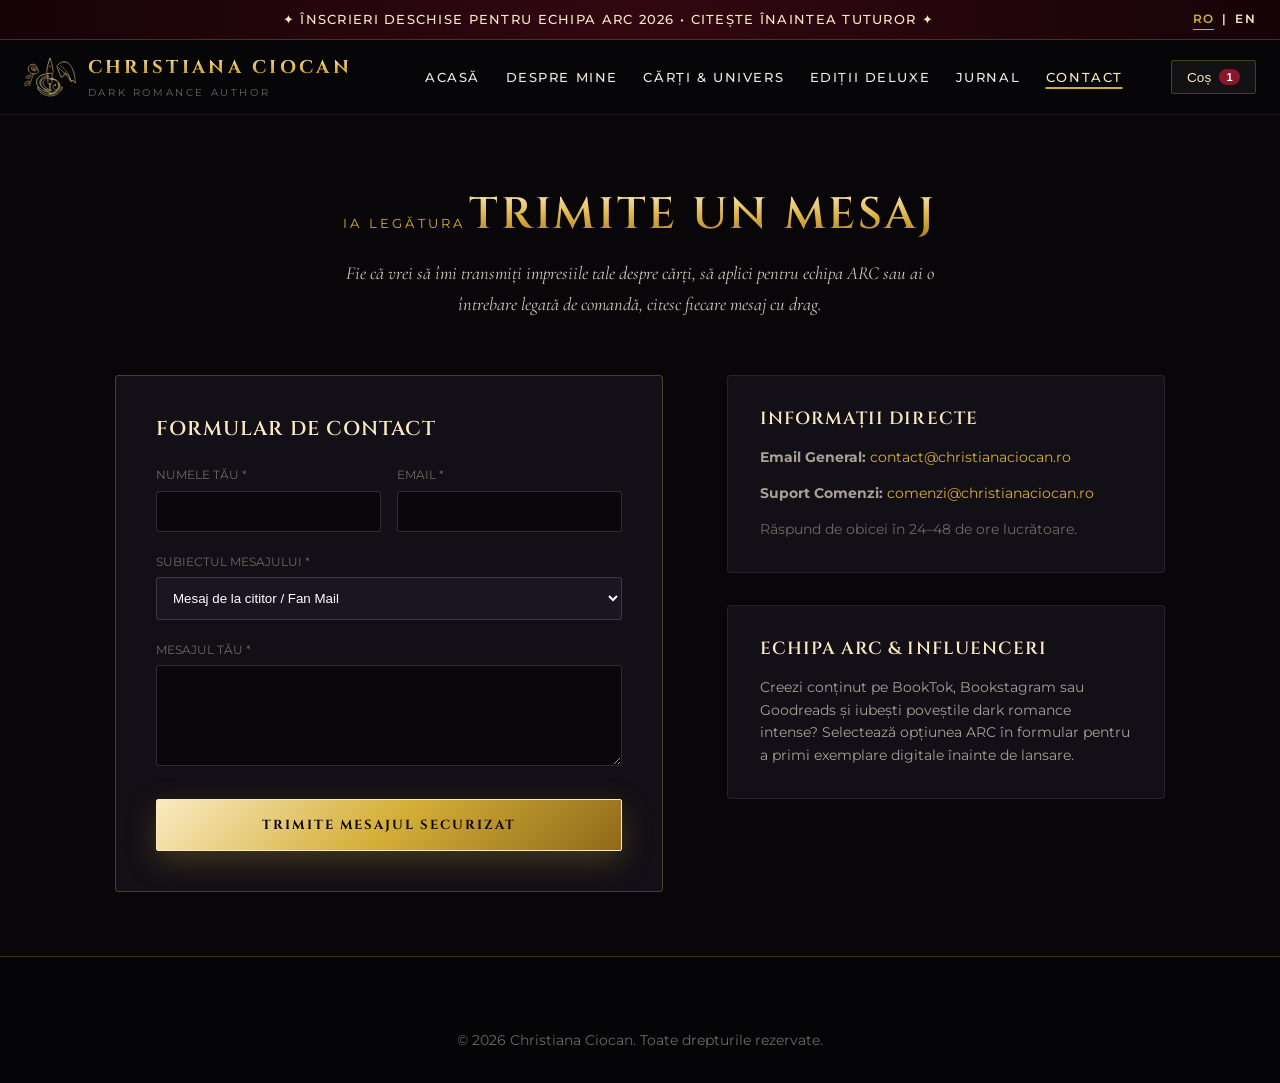
<file: contact.html>
<!DOCTYPE html>
<html lang="ro">
<head>
  <meta charset="UTF-8">
  <meta name="viewport" content="width=device-width, initial-scale=1.0">
  <title>Contact &amp; Echipa ARC | Christiana Ciocan</title>
  <meta name="description" content="Contactează autoarea Christiana Ciocan. Mesaje de la cititori, înscrieri în echipa ARC pentru BookTok/Bookstagram și drepturi literare.">
  <link rel="icon" type="image/svg+xml" href="assets/images/favicon.svg">
  <link rel="stylesheet" href="assets/css/style.css">
</head>
<body style="background: #080609;">

  <div class="top-bar">
    <div class="top-bar-announce">
      ✦ ÎNSCRIERI DESCHISE PENTRU ECHIPA ARC 2026 • CITEȘTE ÎNAINTEA TUTUROR ✦
    </div>
    <div class="top-bar-lang">
      <span class="active">RO</span> | <span>EN</span>
    </div>
  </div>

  <header class="site-header">
    <div class="header-inner">
      <a href="index.html" class="site-logo">
        <img src="assets/images/logo-mark.svg" alt="Christiana Ciocan Emblem">
        <div class="brand-text">
          <span class="brand-title">CHRISTIANA CIOCAN</span>
          <span class="brand-tagline">Dark Romance Author</span>
        </div>
      </a>

      <nav class="main-nav">
        <ul class="nav-links">
          <li><a href="index.html">Acasă</a></li>
          <li><a href="index.html#despre">Despre mine</a></li>
          <li><a href="books.html">Cărți &amp; Univers</a></li>
          <li><a href="index.html#deluxe">Ediții Deluxe</a></li>
          <li><a href="blog.html">Jurnal</a></li>
          <li><a href="contact.html" class="active">Contact</a></li>
        </ul>
      </nav>

      <div class="header-actions">
        <button class="cart-btn">
          <span>Coș</span>
          <span class="cart-badge">1</span>
        </button>
      </div>
    </div>
  </header>

  <main class="container" style="padding: 4rem 1.5rem;">
    <div style="text-align: center; margin-bottom: 3.5rem;">
      <span style="font-size: 0.8rem; letter-spacing: 0.25em; text-transform: uppercase; color: var(--gold-primary);">IA LEGĂTURA</span>
      <h1 class="gold-gradient-text" style="font-size: 2.75rem; margin-top: 0.5rem;">TRIMITE UN MESAJ</h1>
      <p style="max-width: 650px; margin: 1rem auto; font-family: var(--font-serif); font-size: 1.15rem; font-style: italic; color: #cfc8be;">
        Fie că vrei să îmi transmiți impresiile tale despre cărți, să aplici pentru echipa ARC sau ai o întrebare legată de comandă, citesc fiecare mesaj cu drag.
      </p>
    </div>

    <div style="display: grid; grid-template-columns: 1.25fr 1fr; gap: 4rem; max-width: 1050px; margin: 0 auto;">
      
      <!-- Contact Form -->
      <div style="background: #120f16; border: 1px solid var(--border-gold); padding: 2.5rem; border-radius: 4px;">
        <h3 style="color: var(--gold-light); font-size: 1.25rem; margin-bottom: 1.5rem;">FORMULAR DE CONTACT</h3>
        <form onsubmit="event.preventDefault(); alert('Mulțumim! Mesajul tău a fost trimis.'); this.reset();">
          
          <div style="display: grid; grid-template-columns: 1fr 1fr; gap: 1rem; margin-bottom: 1.25rem;">
            <div>
              <label style="display: block; font-size: 0.75rem; text-transform: uppercase; color: var(--text-dim); margin-bottom: 0.35rem;">Numele tău *</label>
              <input type="text" required style="width: 100%; background: rgba(0,0,0,0.5); border: 1px solid rgba(255,255,255,0.15); padding: 0.75rem; color: #fff; border-radius: 3px;">
            </div>
            <div>
              <label style="display: block; font-size: 0.75rem; text-transform: uppercase; color: var(--text-dim); margin-bottom: 0.35rem;">Email *</label>
              <input type="email" required style="width: 100%; background: rgba(0,0,0,0.5); border: 1px solid rgba(255,255,255,0.15); padding: 0.75rem; color: #fff; border-radius: 3px;">
            </div>
          </div>

          <div style="margin-bottom: 1.25rem;">
            <label style="display: block; font-size: 0.75rem; text-transform: uppercase; color: var(--text-dim); margin-bottom: 0.35rem;">Subiectul mesajului *</label>
            <select style="width: 100%; background: #1a1520; border: 1px solid rgba(255,255,255,0.15); padding: 0.75rem; color: #fff; border-radius: 3px;">
              <option value="fan">Mesaj de la cititor / Fan Mail</option>
              <option value="arc">Aplicație Echipa ARC (BookTok / Bookstagram)</option>
              <option value="order">Suport Comandă Magazin</option>
              <option value="press">Presă &amp; Drepturi Literare</option>
            </select>
          </div>

          <div style="margin-bottom: 1.5rem;">
            <label style="display: block; font-size: 0.75rem; text-transform: uppercase; color: var(--text-dim); margin-bottom: 0.35rem;">Mesajul tău *</label>
            <textarea rows="5" required style="width: 100%; background: rgba(0,0,0,0.5); border: 1px solid rgba(255,255,255,0.15); padding: 0.75rem; color: #fff; border-radius: 3px;"></textarea>
          </div>

          <button type="submit" class="btn btn-gold" style="width: 100%; padding: 1rem;">Trimite Mesajul Securizat</button>
        </form>
      </div>

      <!-- Contact Sidebar -->
      <div style="display: flex; flex-direction: column; gap: 2rem;">
        <div style="background: #120f16; border: 1px solid rgba(255,255,255,0.08); padding: 2rem; border-radius: 4px;">
          <h4 style="color: var(--gold-light); font-size: 1.1rem; margin-bottom: 1rem;">INFORMAȚII DIRECTE</h4>
          <p style="font-size: 0.9rem; color: var(--text-muted); margin-bottom: 0.75rem;">
            <strong>Email General:</strong> <a href="mailto:contact@christianaciocan.ro">contact@christianaciocan.ro</a>
          </p>
          <p style="font-size: 0.9rem; color: var(--text-muted); margin-bottom: 0.75rem;">
            <strong>Suport Comenzi:</strong> <a href="mailto:comenzi@christianaciocan.ro">comenzi@christianaciocan.ro</a>
          </p>
          <p style="font-size: 0.85rem; color: var(--text-dim);">
            Răspund de obicei în 24–48 de ore lucrătoare.
          </p>
        </div>

        <div style="background: #120f16; border: 1px solid rgba(255,255,255,0.08); padding: 2rem; border-radius: 4px;">
          <h4 style="color: var(--gold-light); font-size: 1.1rem; margin-bottom: 1rem;">ECHIPA ARC &amp; INFLUENCERI</h4>
          <p style="font-size: 0.88rem; color: var(--text-muted); line-height: 1.6;">
            Creezi conținut pe BookTok, Bookstagram sau Goodreads și iubești poveștile dark romance intense? Selectează opțiunea ARC în formular pentru a primi exemplare digitale înainte de lansare.
          </p>
        </div>
      </div>

    </div>
  </main>

  <footer class="site-footer">
    <div class="container" style="text-align: center; color: var(--text-dim); font-size: 0.85rem;">
      <p>&copy; 2026 Christiana Ciocan. Toate drepturile rezervate.</p>
    </div>
  </footer>

  <script src="assets/js/main.js"></script>
</body>
</html>
</file>
<file: assets/css/style.css>
/* ==========================================================================
   CHRISTIANA CIOCAN - OFFICIAL AUTHOR PORTAL (5-STAR EDITION)
   Theme: High-End Dark Romance & Gothic Editorial Luxury
   Color Palettes: Midnight Black, Warm Parchment/Cream, Velvet Oxblood Burgundy & Liquid Gold
   ========================================================================== */

@import url('https://fonts.googleapis.com/css2?family=Cinzel+Decorative:wght@400;700;900&family=Cinzel:wght@400;600;700;800;900&family=Cormorant+Garamond:ital,wght@0,400;0,500;0,600;0,700;1,400;1,600&family=Montserrat:wght@300;400;500;600;700&display=swap');

:root {
  /* Dark Luxe */
  --bg-dark: #070608;
  --bg-dark-surface: #0f0d12;
  --bg-dark-card: #141117;
  --bg-dark-hover: #1b1720;

  /* Editorial Cream / Warm Parchment (From 4-star entry) */
  --bg-cream: #f6f3eb;
  --bg-cream-card: #ffffff;
  --text-cream-heading: #1d1719;
  --text-cream-body: #524749;

  /* Royal Velvet Burgundy / Oxblood (Seria Imperiul Umbrelor) */
  --bg-burgundy: #480c19;
  --bg-burgundy-deep: #320710;
  --bg-burgundy-card: #3d0a15;
  --burgundy-glow: rgba(184, 35, 67, 0.4);

  /* Gold Metallic Accents */
  --gold-primary: #d4af37;
  --gold-light: #faeac3;
  --gold-dark: #91691a;
  --gold-gradient: linear-gradient(135deg, #faeac3 0%, #d4af37 50%, #91691a 100%);
  --gold-text-gradient: linear-gradient(180deg, #fff3d6 0%, #dfb548 50%, #9e7421 100%);

  /* Crimson Accent */
  --crimson-accent: #8b152d;
  --crimson-light: #c22547;
  --crimson-gradient: linear-gradient(135deg, #a61a3b 0%, #63091c 100%);

  /* Borders & Text */
  --border-gold: rgba(212, 175, 55, 0.3);
  --border-gold-strong: rgba(212, 175, 55, 0.7);
  --border-dark-subtle: rgba(255, 255, 255, 0.08);
  --border-cream: rgba(184, 35, 67, 0.15);

  --text-white: #ffffff;
  --text-light: #ede8e1;
  --text-muted: #a89f97;
  --text-dim: #706862;

  --font-display: 'Cinzel Decorative', 'Cinzel', serif;
  --font-heading: 'Cinzel', serif;
  --font-serif: 'Cormorant Garamond', Georgia, serif;
  --font-body: 'Montserrat', -apple-system, BlinkMacSystemFont, sans-serif;

  --transition: all 0.35s cubic-bezier(0.25, 1, 0.5, 1);
  --shadow-luxe: 0 15px 45px rgba(0, 0, 0, 0.85);
  --shadow-burgundy: 0 12px 35px rgba(72, 12, 25, 0.5);
  --shadow-gold: 0 10px 30px rgba(212, 175, 55, 0.25);
}

*, *::before, *::after {
  box-sizing: border-box;
  margin: 0;
  padding: 0;
}

html {
  scroll-behavior: smooth;
  font-size: 16px;
  background-color: var(--bg-dark);
}

body {
  font-family: var(--font-body);
  color: var(--text-light);
  background-color: var(--bg-dark);
  line-height: 1.65;
  overflow-x: hidden;
}

/* Typography Utility */
h1, h2, h3, h4, h5, h6 {
  font-family: var(--font-heading);
  letter-spacing: 0.06em;
  font-weight: 600;
  line-height: 1.25;
}

.gold-gradient-text {
  background: var(--gold-text-gradient);
  -webkit-background-clip: text;
  -webkit-text-fill-color: transparent;
  display: inline-block;
}

.serif-italic {
  font-family: var(--font-serif);
  font-style: italic;
}

a {
  color: var(--gold-primary);
  text-decoration: none;
  transition: var(--transition);
}

a:hover {
  color: var(--gold-light);
}

img, svg {
  max-width: 100%;
  height: auto;
  display: block;
}

.container {
  width: 100%;
  max-width: 1240px;
  margin: 0 auto;
  padding: 0 1.5rem;
}

/* ==========================================================================
   TOP BAR & NAVIGATION
   ========================================================================== */
.top-bar {
  background: linear-gradient(90deg, #160408, #320710, #160408);
  border-bottom: 1px solid rgba(212, 175, 55, 0.25);
  padding: 0.55rem 1.5rem;
  font-size: 0.8rem;
  display: flex;
  justify-content: space-between;
  align-items: center;
  color: var(--gold-light);
  letter-spacing: 0.1em;
}

.top-bar-announce {
  text-align: center;
  flex: 1;
  text-transform: uppercase;
  font-weight: 500;
}

.top-bar-announce strong {
  color: #fff;
}

.top-bar-lang {
  display: flex;
  gap: 0.5rem;
  font-size: 0.75rem;
  font-weight: 600;
}

.top-bar-lang span.active {
  color: var(--gold-primary);
  border-bottom: 1px solid var(--gold-primary);
}

.site-header {
  position: sticky;
  top: 0;
  width: 100%;
  background: rgba(7, 6, 8, 0.95);
  backdrop-filter: blur(12px);
  -webkit-backdrop-filter: blur(12px);
  border-bottom: 1px solid rgba(255, 255, 255, 0.08);
  z-index: 1000;
}

.header-inner {
  display: flex;
  align-items: center;
  justify-content: space-between;
  padding: 0.85rem 1.5rem;
  max-width: 1300px;
  margin: 0 auto;
}

.site-logo {
  display: flex;
  align-items: center;
  gap: 0.75rem;
}

.site-logo img {
  height: 46px;
  width: auto;
}

.brand-text {
  display: flex;
  flex-direction: column;
}

.brand-title {
  font-family: var(--font-heading);
  font-size: 1.15rem;
  letter-spacing: 0.18em;
  font-weight: 700;
  background: var(--gold-text-gradient);
  -webkit-background-clip: text;
  -webkit-text-fill-color: transparent;
  text-transform: uppercase;
}

.brand-tagline {
  font-size: 0.65rem;
  letter-spacing: 0.25em;
  text-transform: uppercase;
  color: var(--text-dim);
}

.main-nav {
  margin-left: auto;
  margin-right: 3rem;
  display: flex;
  align-items: center;
}

.main-nav .nav-links {
  display: flex;
  list-style: none;
  gap: 1.6rem;
  margin: 0;
  padding: 0;
  align-items: center;
  white-space: nowrap;
}

.nav-links a {
  color: var(--text-light);
  font-size: 0.82rem;
  letter-spacing: 0.12em;
  text-transform: uppercase;
  font-weight: 500;
  position: relative;
  padding: 0.25rem 0;
}

.nav-links a::after {
  content: '';
  position: absolute;
  bottom: 0;
  left: 50%;
  width: 0;
  height: 1.5px;
  background: var(--gold-primary);
  transition: var(--transition);
  transform: translateX(-50%);
}

.nav-links a:hover::after,
.nav-links a.active::after {
  width: 100%;
}

.nav-links a.active {
  color: var(--gold-light);
}

.header-actions {
  display: flex;
  align-items: center;
  gap: 1rem;
  flex-shrink: 0;
}

.cart-btn {
  background: rgba(255, 255, 255, 0.05);
  border: 1px solid var(--border-gold);
  color: var(--gold-light);
  padding: 0.5rem 0.95rem;
  border-radius: 3px;
  cursor: pointer;
  display: flex;
  align-items: center;
  gap: 0.5rem;
  font-size: 0.85rem;
  transition: var(--transition);
}

.cart-btn:hover {
  background: rgba(212, 175, 55, 0.15);
  border-color: var(--gold-primary);
}

.cart-badge {
  background: var(--crimson-accent);
  color: #fff;
  font-size: 0.7rem;
  font-weight: 700;
  padding: 0.15rem 0.45rem;
  border-radius: 10px;
}

.mobile-toggle {
  display: none;
  background: transparent;
  border: none;
  color: var(--gold-light);
  font-size: 1.5rem;
  cursor: pointer;
}

/* ==========================================================================
   EDGE-TO-EDGE VIDEO HERO (calypsobooks.ro mobile style)
   ========================================================================== */
.hero-video-section {
  position: relative;
  width: 100%;
  background: #000;
  overflow: hidden;
  border-bottom: 1px solid var(--border-gold);
}

/* Full bleed on mobile! Edge-to-edge with no side border */
@media (max-width: 768px) {
  .hero-video-section {
    width: 100vw !important;
    margin-left: calc(-50vw + 50%) !important;
    margin-right: calc(-50vw + 50%) !important;
    border-left: none !important;
    border-right: none !important;
    padding: 0 !important;
  }
}

.hero-carousel-container {
  position: relative;
  width: 100%;
  height: 82vh;
  min-height: 560px;
  max-height: 820px;
}

.hero-slide {
  position: absolute;
  inset: 0;
  opacity: 0;
  visibility: hidden;
  transition: opacity 0.8s ease, visibility 0.8s;
  overflow: hidden;
}

.hero-slide.active {
  opacity: 1;
  visibility: visible;
  z-index: 2;
}

.hero-bg-visual {
  position: absolute;
  inset: 0;
  background-size: cover;
  background-position: center right;
  transform: scale(1.05);
  transition: transform 8s ease-out;
}

.hero-slide.active .hero-bg-visual {
  transform: scale(1);
}

.slide-vartai .hero-bg-visual {
  background-image: 
    radial-gradient(circle at 75% 50%, rgba(0, 0, 0, 0.1) 0%, rgba(7, 6, 8, 0.95) 75%),
    linear-gradient(to right, rgba(7, 6, 8, 0.98) 35%, rgba(7, 6, 8, 0.5) 65%, transparent 100%),
    url('../images/pacatul-casei-vartai-hero.jpg');
}

.slide-speranta .hero-bg-visual {
  background-image: 
    radial-gradient(circle at 75% 50%, rgba(139, 21, 45, 0.3) 0%, rgba(7, 6, 8, 0.95) 75%),
    linear-gradient(to right, rgba(7, 6, 8, 0.98) 35%, rgba(7, 6, 8, 0.6) 65%, transparent 100%),
    url('../images/speranta-are-numele-lui-cover.jpg');
}

.hero-content-wrap {
  position: relative;
  z-index: 5;
  height: 100%;
  display: flex;
  align-items: center;
  max-width: 1240px;
  margin: 0 auto;
  padding: 2rem 1.5rem;
}

/* Floating Velvet Wine Book Showcase Card in Hero */
.hero-book-card {
  background: linear-gradient(135deg, rgba(72, 12, 25, 0.88) 0%, rgba(25, 4, 9, 0.94) 100%);
  border: 1px solid var(--border-gold);
  border-radius: 4px;
  padding: 2.5rem;
  max-width: 540px;
  box-shadow: var(--shadow-burgundy), var(--shadow-luxe);
  backdrop-filter: blur(8px);
}

.hero-tag {
  display: inline-block;
  font-size: 0.72rem;
  letter-spacing: 0.2em;
  text-transform: uppercase;
  color: var(--gold-light);
  margin-bottom: 0.75rem;
  font-weight: 600;
}

.hero-novel-title {
  font-family: var(--font-display);
  font-size: clamp(2rem, 3.8vw, 3rem);
  line-height: 1.1;
  margin-bottom: 0.5rem;
  color: #fff;
}

.hero-author-subtitle {
  font-family: var(--font-serif);
  font-size: 1.2rem;
  font-style: italic;
  color: var(--gold-primary);
  margin-bottom: 1.25rem;
}

.hero-quote {
  font-family: var(--font-serif);
  font-size: 1.1rem;
  font-style: italic;
  color: #f1ede6;
  line-height: 1.6;
  margin-bottom: 1.75rem;
  padding-left: 1rem;
  border-left: 2px solid var(--gold-primary);
}

.hero-cta-row {
  display: flex;
  gap: 1rem;
  align-items: center;
  flex-wrap: wrap;
}

/* Carousel Control Arrows */
.hero-arrow {
  position: absolute;
  top: 50%;
  transform: translateY(-50%);
  background: rgba(7, 6, 8, 0.7);
  border: 1px solid var(--border-gold);
  color: var(--gold-light);
  width: 44px;
  height: 44px;
  border-radius: 50%;
  display: flex;
  align-items: center;
  justify-content: center;
  font-size: 1.25rem;
  cursor: pointer;
  z-index: 10;
  transition: var(--transition);
}

.hero-arrow:hover {
  background: var(--gold-primary);
  color: #000;
}

.hero-arrow.prev { left: 1.5rem; }
.hero-arrow.next { right: 1.5rem; }

/* ==========================================================================
   BUTTONS
   ========================================================================== */
.btn {
  display: inline-flex;
  align-items: center;
  justify-content: center;
  gap: 0.5rem;
  padding: 0.85rem 1.75rem;
  font-family: var(--font-heading);
  font-size: 0.82rem;
  letter-spacing: 0.15em;
  text-transform: uppercase;
  font-weight: 700;
  border-radius: 2px;
  cursor: pointer;
  transition: var(--transition);
  text-decoration: none;
}

.btn-gold {
  background: var(--gold-gradient);
  color: #0d0a0f;
  border: 1px solid var(--gold-light);
  box-shadow: var(--shadow-gold);
}

.btn-gold:hover {
  background: linear-gradient(135deg, #fff0d0 0%, #e2be52 50%, #9e7b23 100%);
  color: #000;
  transform: translateY(-2px);
}

.btn-ghost-gold {
  background: rgba(0, 0, 0, 0.4);
  color: var(--gold-light);
  border: 1px solid var(--border-gold);
}

.btn-ghost-gold:hover {
  background: rgba(212, 175, 55, 0.15);
  border-color: var(--gold-light);
  color: #fff;
  transform: translateY(-2px);
}

.btn-burgundy {
  background: var(--crimson-gradient);
  color: #fff;
  border: 1px solid rgba(255, 255, 255, 0.15);
  box-shadow: var(--shadow-burgundy);
}

.btn-burgundy:hover {
  background: linear-gradient(135deg, #be1e43 0%, #750a21 100%);
  color: #fff;
  transform: translateY(-2px);
}

.btn-dark {
  background: #110e13;
  color: #fff;
  border: 1px solid var(--border-gold);
}

.btn-dark:hover {
  background: #1c1822;
  color: var(--gold-light);
  transform: translateY(-2px);
}

/* ==========================================================================
   SECTION 2: EDITORIAL PARCHMENT INTRO & AUTHOR BIO
   ========================================================================== */
.section-cream {
  background-color: var(--bg-cream);
  color: var(--text-cream-body);
  padding: 6rem 0;
  position: relative;
}

.quote-center-block {
  text-align: center;
  max-width: 820px;
  margin: 0 auto 5rem auto;
}

.quote-center-title {
  font-family: var(--font-serif);
  font-size: clamp(2rem, 3.8vw, 3.2rem);
  line-height: 1.25;
  color: var(--text-cream-heading);
  margin-bottom: 0.5rem;
}

.quote-center-title span.italic-red {
  display: block;
  font-style: italic;
  color: var(--crimson-accent);
}

.quote-center-sub {
  font-family: var(--font-serif);
  font-size: 1.25rem;
  font-style: italic;
  color: #695e60;
  margin-top: 1rem;
}

/* Author Spotlight Box in Cream Section */
.author-spotlight-grid {
  display: grid;
  grid-template-columns: 1fr 1.25fr;
  gap: 4rem;
  align-items: center;
  max-width: 1080px;
  margin: 0 auto;
}

.author-photo-frame {
  position: relative;
}

.author-photo-frame img {
  border-radius: 4px;
  box-shadow: 0 15px 35px rgba(0, 0, 0, 0.15);
}

.author-bio-text-wrap {
  display: flex;
  flex-direction: column;
}

.author-badge-top {
  display: inline-block;
  font-size: 0.75rem;
  letter-spacing: 0.2em;
  text-transform: uppercase;
  color: var(--crimson-accent);
  margin-bottom: 0.5rem;
  font-weight: 700;
}

.author-name-title {
  font-size: clamp(2rem, 3.2vw, 2.75rem);
  color: var(--text-cream-heading);
  margin-bottom: 1.25rem;
}

.author-paragraph {
  font-size: 0.95rem;
  line-height: 1.8;
  color: var(--text-cream-body);
  margin-bottom: 1rem;
}

.author-signature-row {
  display: flex;
  align-items: center;
  justify-content: space-between;
  margin-top: 1.75rem;
  padding-top: 1.5rem;
  border-top: 1px solid var(--border-cream);
}

.author-signature-row img {
  height: 52px;
  width: auto;
}

/* ==========================================================================
   SECTION 3: SERIA IMPERIUL UMBRELOR (Velvet Burgundy Background)
   ========================================================================== */
.section-burgundy {
  background: radial-gradient(circle at 50% 30%, #540d1e 0%, #300610 80%, #1e030a 100%);
  color: #fff;
  padding: 6.5rem 0;
  border-top: 1px solid rgba(212, 175, 55, 0.3);
  border-bottom: 1px solid rgba(212, 175, 55, 0.3);
}

.section-burgundy-header {
  display: flex;
  justify-content: space-between;
  align-items: flex-end;
  margin-bottom: 3.5rem;
  border-bottom: 1px solid rgba(255, 255, 255, 0.15);
  padding-bottom: 1.25rem;
}

.section-burgundy-title {
  font-size: clamp(1.8rem, 3vw, 2.6rem);
  letter-spacing: 0.08em;
  color: #fff;
}

.section-burgundy-sub {
  font-family: var(--font-serif);
  font-size: 1.15rem;
  font-style: italic;
  color: #f3d4dc;
}

.books-4-grid {
  display: grid;
  grid-template-columns: repeat(4, 1fr);
  gap: 2rem;
}

.book-item-card {
  display: flex;
  flex-direction: column;
  transition: var(--transition);
}

.book-cover-container {
  position: relative;
  border-radius: 4px;
  overflow: hidden;
  box-shadow: 0 15px 35px rgba(0, 0, 0, 0.7);
  margin-bottom: 1.25rem;
  transition: transform 0.4s ease, box-shadow 0.4s ease;
}

.book-item-card:hover .book-cover-container {
  transform: translateY(-8px) scale(1.02);
  box-shadow: 0 20px 45px rgba(0, 0, 0, 0.9), 0 0 20px rgba(212, 175, 55, 0.3);
}

.book-tag-small {
  font-size: 0.68rem;
  letter-spacing: 0.15em;
  text-transform: uppercase;
  color: var(--gold-light);
  margin-bottom: 0.35rem;
}

.book-name-small {
  font-size: 1.1rem;
  margin-bottom: 0.4rem;
  color: #fff;
  font-weight: 600;
}

.book-format-price-row {
  display: flex;
  justify-content: space-between;
  align-items: baseline;
  font-size: 0.85rem;
  color: #f7ced7;
  margin-bottom: 1rem;
}

.book-price-highlight {
  font-family: var(--font-heading);
  font-size: 1.15rem;
  color: var(--gold-light);
  font-weight: 700;
}

.book-item-actions {
  display: flex;
  gap: 0.5rem;
}

.book-item-actions .btn {
  flex: 1;
  padding: 0.65rem 0.5rem;
  font-size: 0.72rem;
}

/* ==========================================================================
   SECTION 4: GOODREADS TESTIMONIAL BANNER (Parchment Tone)
   ========================================================================== */
.section-testimonial-band {
  background: #ede7dc;
  color: #1e191b;
  padding: 3.5rem 0;
  text-align: center;
  border-top: 1px solid rgba(0, 0, 0, 0.05);
  border-bottom: 1px solid rgba(0, 0, 0, 0.05);
}

.testimonial-stars {
  color: var(--crimson-accent);
  font-size: 1.1rem;
  margin-bottom: 0.75rem;
}

.testimonial-quote {
  font-family: var(--font-serif);
  font-size: clamp(1.35rem, 2.5vw, 1.85rem);
  font-style: italic;
  max-width: 800px;
  margin: 0 auto 0.75rem auto;
  line-height: 1.4;
  color: #1c1517;
}

.testimonial-author {
  font-size: 0.8rem;
  letter-spacing: 0.15em;
  text-transform: uppercase;
  color: #6d6264;
}

/* ==========================================================================
   SECTION 5: 3 UNIVERSE PORTALS (Burgundy, Black, Cream)
   ========================================================================== */
.section-portals {
  padding: 5rem 0;
  background: var(--bg-dark);
}

.portals-grid {
  display: grid;
  grid-template-columns: repeat(3, 1fr);
  gap: 1.75rem;
}

.portal-card {
  padding: 3.5rem 2rem;
  border-radius: 4px;
  text-align: center;
  display: flex;
  flex-direction: column;
  justify-content: center;
  align-items: center;
  text-decoration: none;
  transition: var(--transition);
  position: relative;
  overflow: hidden;
}

.portal-burgundy {
  background: linear-gradient(135deg, #590f22 0%, #29040c 100%);
  border: 1px solid rgba(212, 175, 55, 0.4);
  color: #fff;
}

.portal-black {
  background: #0f0d12;
  border: 1px solid var(--border-gold);
  color: var(--gold-light);
}

.portal-cream {
  background: #f7f4ee;
  border: 1px solid rgba(184, 35, 67, 0.2);
  color: #241b1d;
}

.portal-tag {
  font-size: 0.72rem;
  letter-spacing: 0.25em;
  text-transform: uppercase;
  margin-bottom: 0.75rem;
  opacity: 0.8;
}

.portal-title {
  font-size: 1.35rem;
  letter-spacing: 0.1em;
  margin-bottom: 0.5rem;
}

.portal-card:hover {
  transform: translateY(-6px);
  box-shadow: var(--shadow-luxe);
}

.portal-burgundy:hover {
  box-shadow: var(--shadow-burgundy);
}

/* ==========================================================================
   SECTION 6: JURNALUL IMPERIULUI (Editorial Blog in Soft Ivory)
   ========================================================================== */
.section-journal {
  background: #faf7f2;
  color: var(--text-cream-body);
  padding: 6rem 0;
}

.section-journal-header {
  display: flex;
  justify-content: space-between;
  align-items: baseline;
  margin-bottom: 3rem;
  border-bottom: 1px solid rgba(0, 0, 0, 0.08);
  padding-bottom: 1.25rem;
}

.section-journal-title {
  font-size: clamp(1.8rem, 3vw, 2.5rem);
  color: var(--text-cream-heading);
}

.journal-3-grid {
  display: grid;
  grid-template-columns: repeat(3, 1fr);
  gap: 2.25rem;
}

.journal-card {
  background: #ffffff;
  border: 1px solid rgba(0, 0, 0, 0.06);
  border-radius: 4px;
  overflow: hidden;
  box-shadow: 0 5px 20px rgba(0, 0, 0, 0.04);
  transition: var(--transition);
  display: flex;
  flex-direction: column;
}

.journal-card:hover {
  transform: translateY(-6px);
  box-shadow: 0 15px 35px rgba(0, 0, 0, 0.1);
}

.journal-img-wrap {
  height: 220px;
  overflow: hidden;
  position: relative;
}

.journal-img-wrap img {
  width: 100%;
  height: 100%;
  object-fit: cover;
  transition: transform 0.6s ease;
}

.journal-card:hover .journal-img-wrap img {
  transform: scale(1.05);
}

.journal-body {
  padding: 1.75rem;
  flex: 1;
  display: flex;
  flex-direction: column;
}

.journal-category-badge {
  display: inline-block;
  font-size: 0.7rem;
  letter-spacing: 0.15em;
  text-transform: uppercase;
  color: #fff;
  background: var(--crimson-accent);
  padding: 0.2rem 0.6rem;
  border-radius: 2px;
  margin-bottom: 0.85rem;
  align-self: flex-start;
}

.journal-card-title {
  font-size: 1.15rem;
  color: var(--text-cream-heading);
  line-height: 1.4;
  margin-bottom: 0.75rem;
}

.journal-snippet {
  font-size: 0.88rem;
  line-height: 1.6;
  color: var(--text-cream-body);
  margin-bottom: 1.25rem;
  flex: 1;
}

.journal-read-link {
  font-size: 0.8rem;
  letter-spacing: 0.1em;
  text-transform: uppercase;
  color: var(--crimson-accent);
  font-weight: 700;
}

/* ==========================================================================
   SECTION 7: NEWSLETTER / SINNERS CLUB
   ========================================================================== */
.section-vip-club {
  background: radial-gradient(circle at center, #350711 0%, #0a0709 80%);
  padding: 5.5rem 0;
  text-align: center;
  border-top: 1px solid var(--border-gold);
}

.vip-box {
  max-width: 650px;
  margin: 0 auto;
}

/* ==========================================================================
   SECTION 8: FOOTER
   ========================================================================== */
.site-footer {
  background: #040305;
  border-top: 1px solid rgba(212, 175, 55, 0.25);
  padding: 4.5rem 0 2rem 0;
}

.footer-columns {
  display: grid;
  grid-template-columns: 1.4fr 1fr 1fr 1.2fr;
  gap: 3rem;
  margin-bottom: 3.5rem;
}

.footer-col h4 {
  font-size: 0.9rem;
  letter-spacing: 0.15em;
  text-transform: uppercase;
  color: var(--gold-light);
  margin-bottom: 1.25rem;
}

.footer-col ul {
  list-style: none;
  padding: 0;
  margin: 0;
}

.footer-col ul li {
  margin-bottom: 0.65rem;
}

.footer-col ul a {
  color: var(--text-muted);
  font-size: 0.85rem;
}

.footer-col ul a:hover {
  color: var(--gold-light);
}

.footer-bottom-row {
  border-top: 1px solid rgba(255, 255, 255, 0.06);
  padding-top: 2rem;
  display: flex;
  justify-content: space-between;
  align-items: center;
  font-size: 0.8rem;
  color: var(--text-dim);
}

/* Modal Reader */
.modal-overlay {
  position: fixed;
  inset: 0;
  background: rgba(0, 0, 0, 0.88);
  backdrop-filter: blur(8px);
  z-index: 3000;
  display: flex;
  align-items: center;
  justify-content: center;
  padding: 1.5rem;
  opacity: 0;
  visibility: hidden;
  transition: var(--transition);
}

.modal-overlay.open {
  opacity: 1;
  visibility: visible;
}

.modal-box {
  background: #110e14;
  border: 1px solid var(--border-gold);
  border-radius: 4px;
  max-width: 680px;
  width: 100%;
  max-height: 85vh;
  display: flex;
  flex-direction: column;
  box-shadow: 0 25px 60px rgba(0, 0, 0, 0.95);
}

.modal-header {
  padding: 1.5rem;
  border-bottom: 1px solid rgba(255, 255, 255, 0.08);
  display: flex;
  justify-content: space-between;
  align-items: center;
}

.modal-body {
  padding: 2.25rem;
  overflow-y: auto;
  font-family: var(--font-serif);
  font-size: 1.15rem;
  line-height: 1.9;
  color: #ede7de;
}

/* Responsive */
@media (max-width: 1200px) {
  .main-nav {
    margin-right: 1.5rem;
  }
  .main-nav .nav-links {
    gap: 1.2rem;
  }
  .nav-links a {
    font-size: 0.78rem;
  }
}

@media (max-width: 992px) {
  .main-nav {
    display: none;
  }
  .mobile-toggle {
    display: block;
  }
}

@media (max-width: 1024px) {
  .books-4-grid {
    grid-template-columns: repeat(2, 1fr);
  }

  .portals-grid,
  .journal-3-grid {
    grid-template-columns: 1fr;
  }

  .author-spotlight-grid {
    grid-template-columns: 1fr;
    gap: 2.5rem;
  }

  .footer-columns {
    grid-template-columns: 1fr 1fr;
  }
}

@media (max-width: 768px) {
  .main-nav {
    display: none;
  }

  .mobile-toggle {
    display: block;
  }

  .hero-book-card {
    padding: 1.75rem;
  }

  .books-4-grid {
    grid-template-columns: 1fr;
  }

  .footer-columns {
    grid-template-columns: 1fr;
  }

  .footer-bottom-row {
    flex-direction: column;
    gap: 1rem;
    text-align: center;
  }
}
</file>
